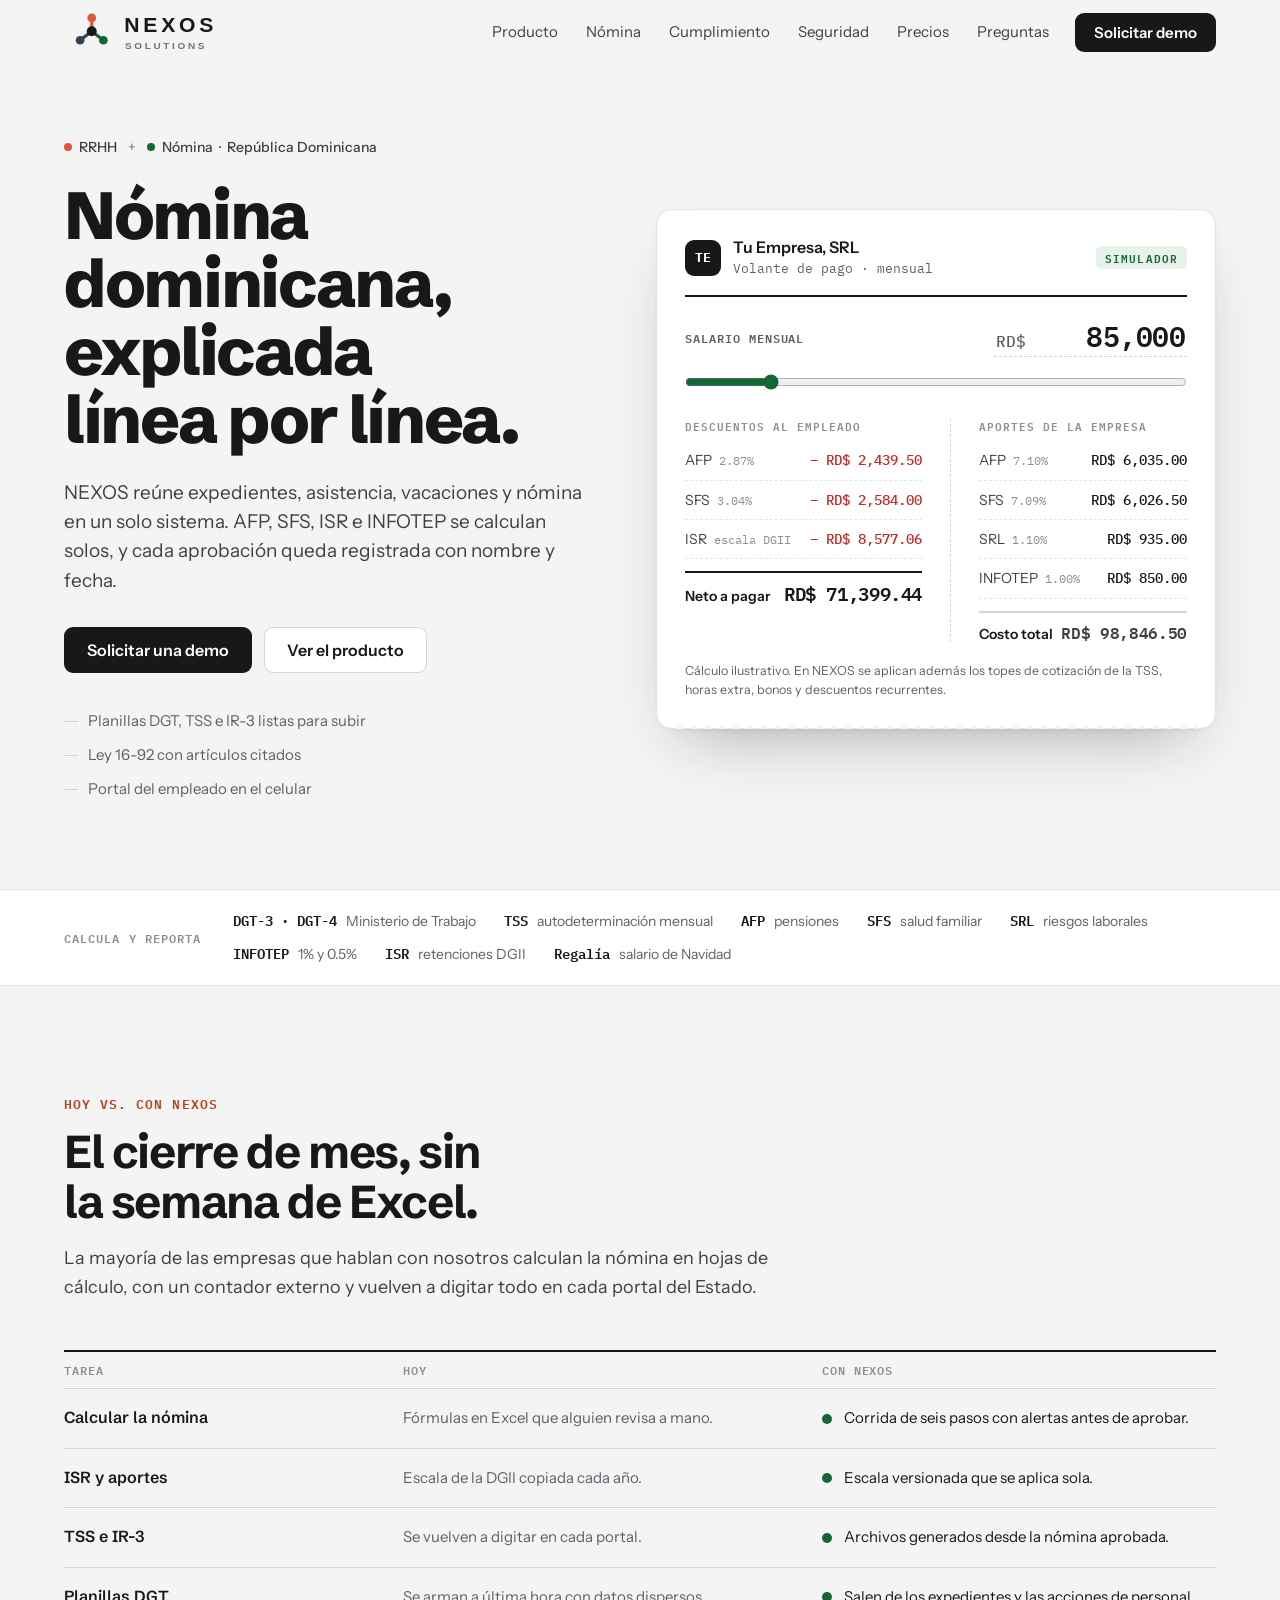
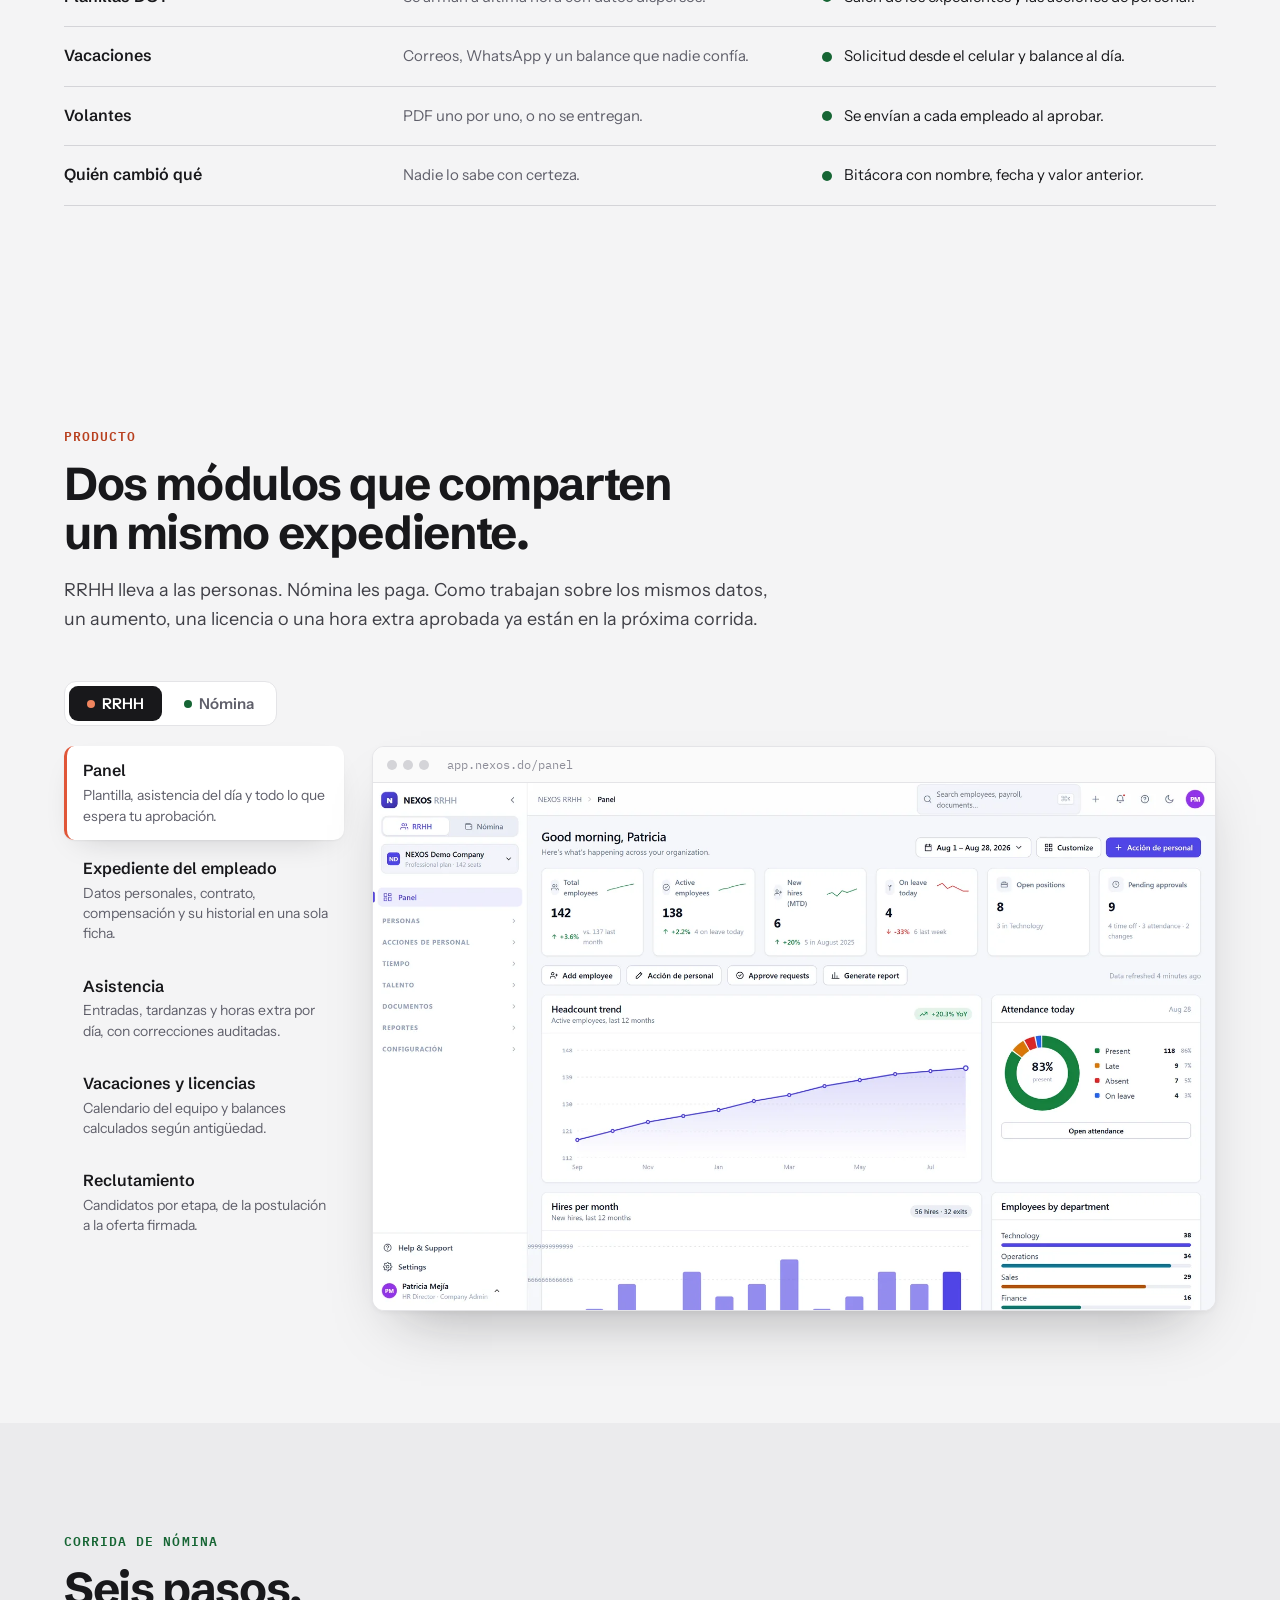
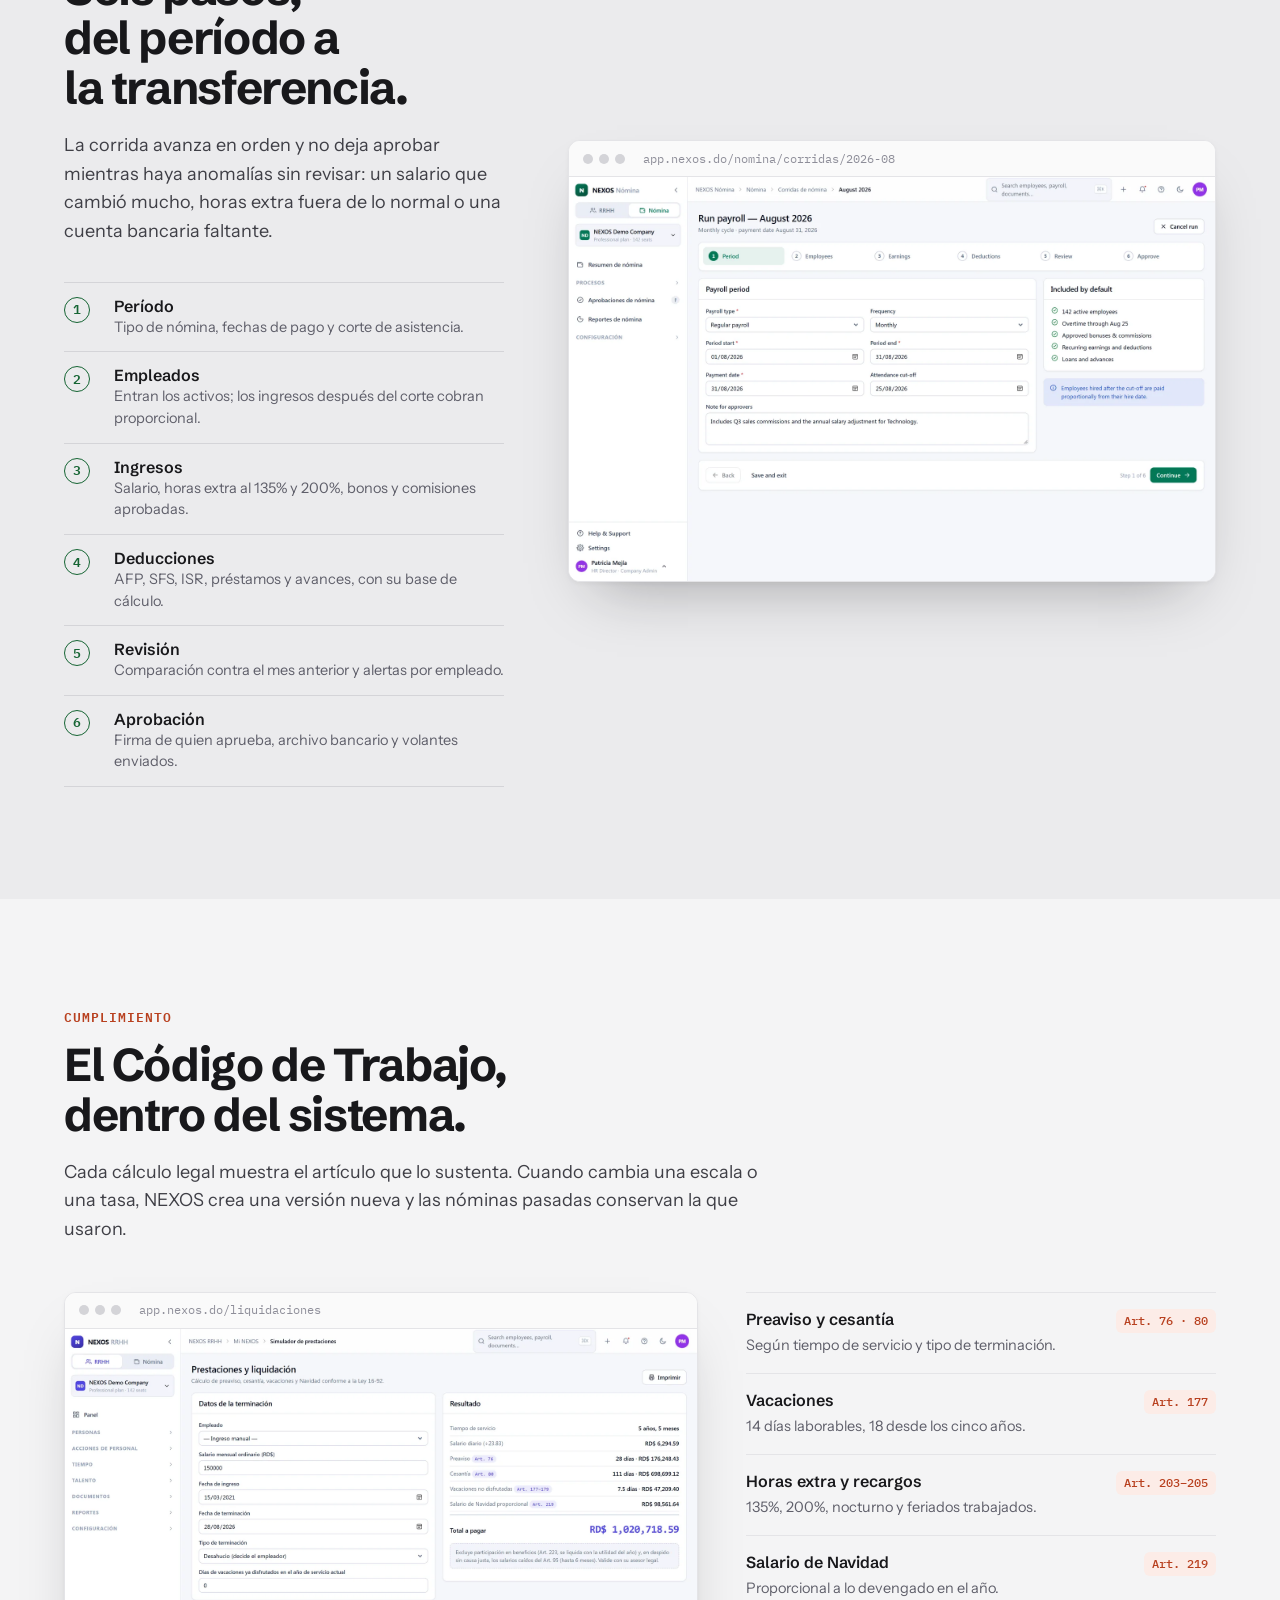
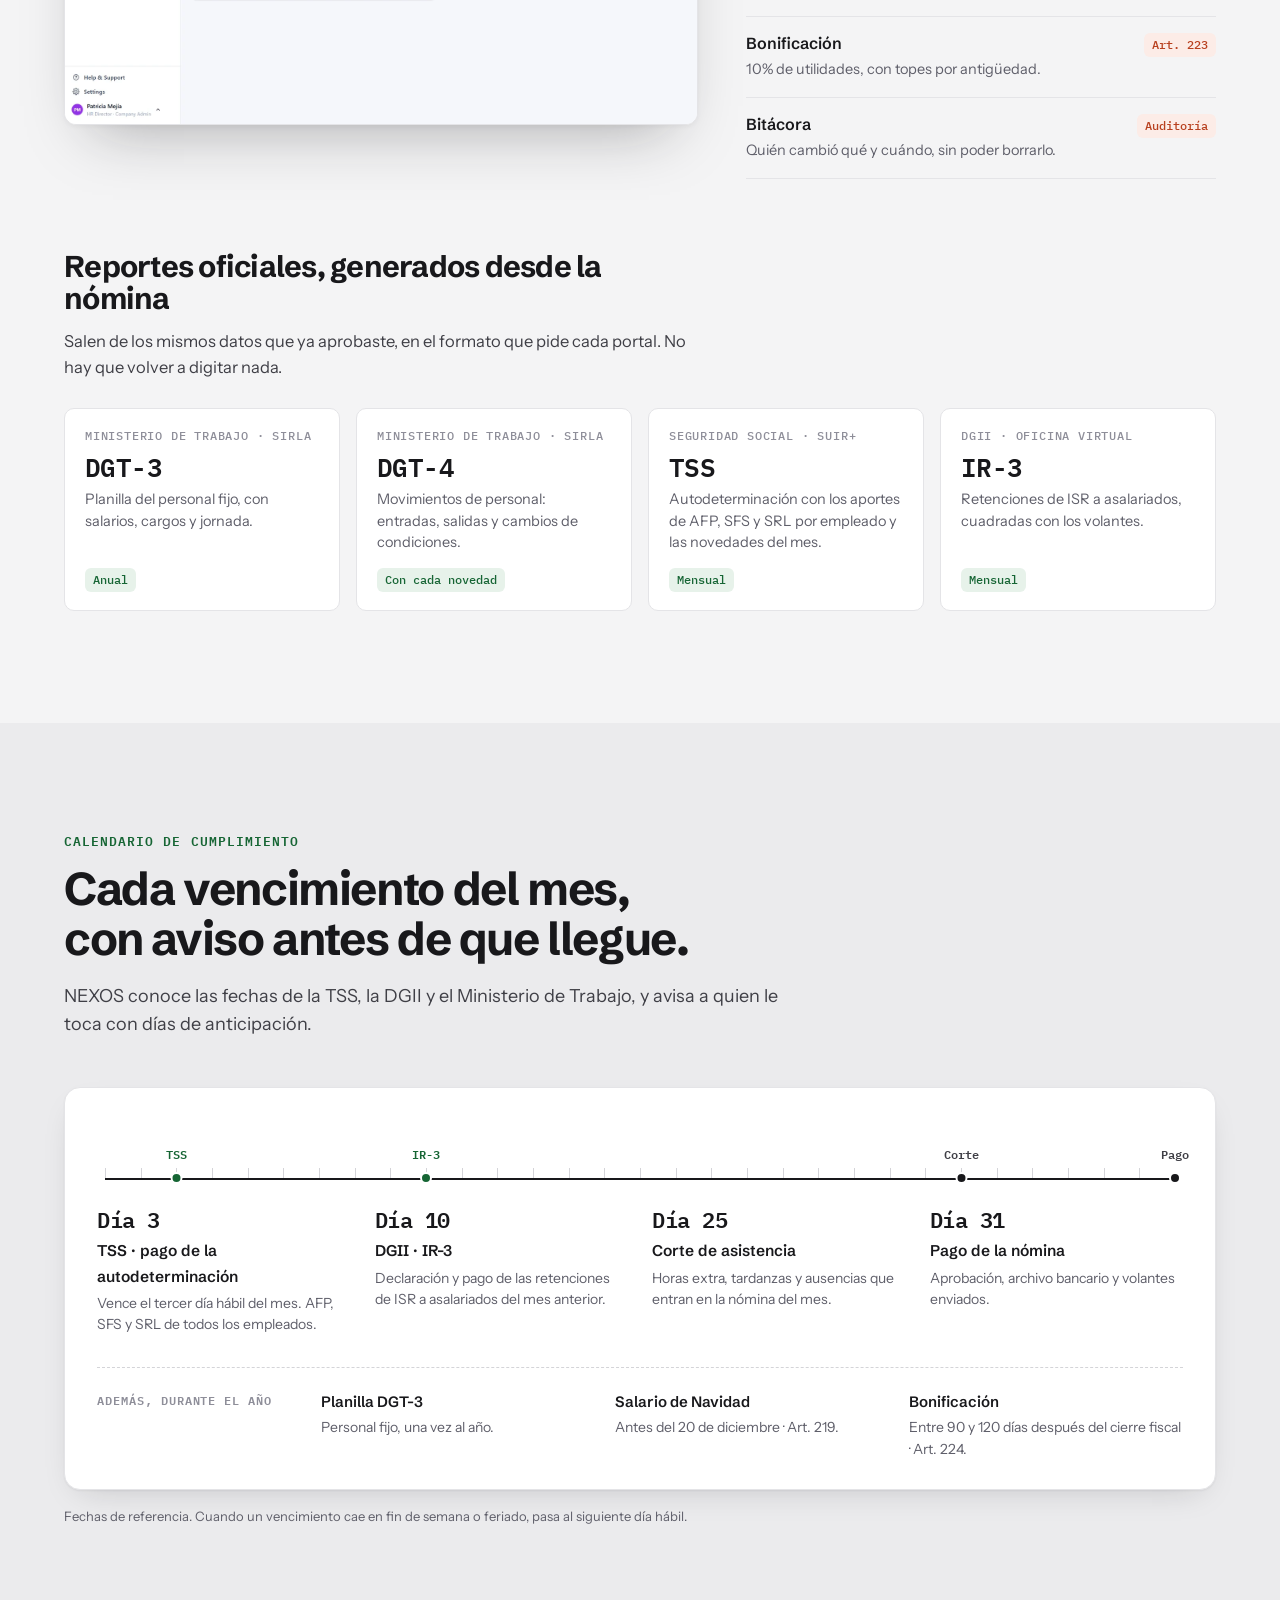
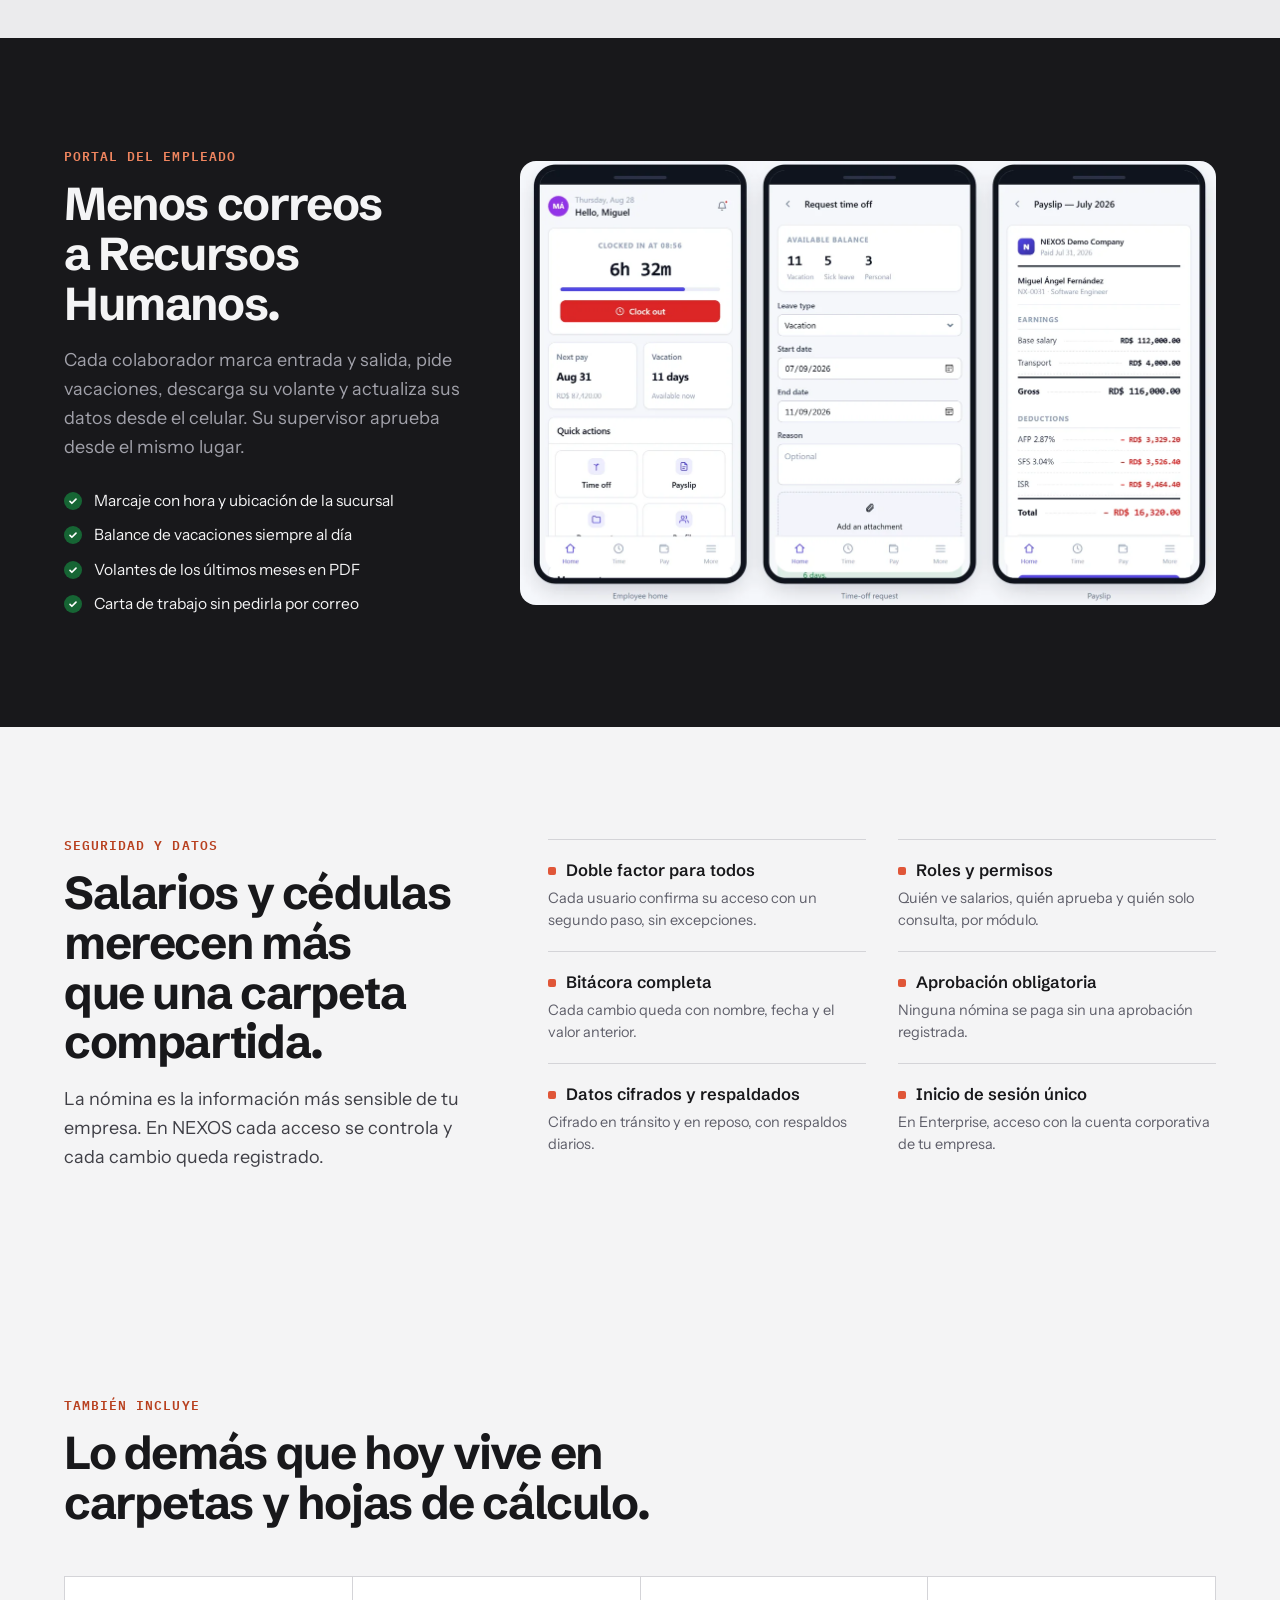
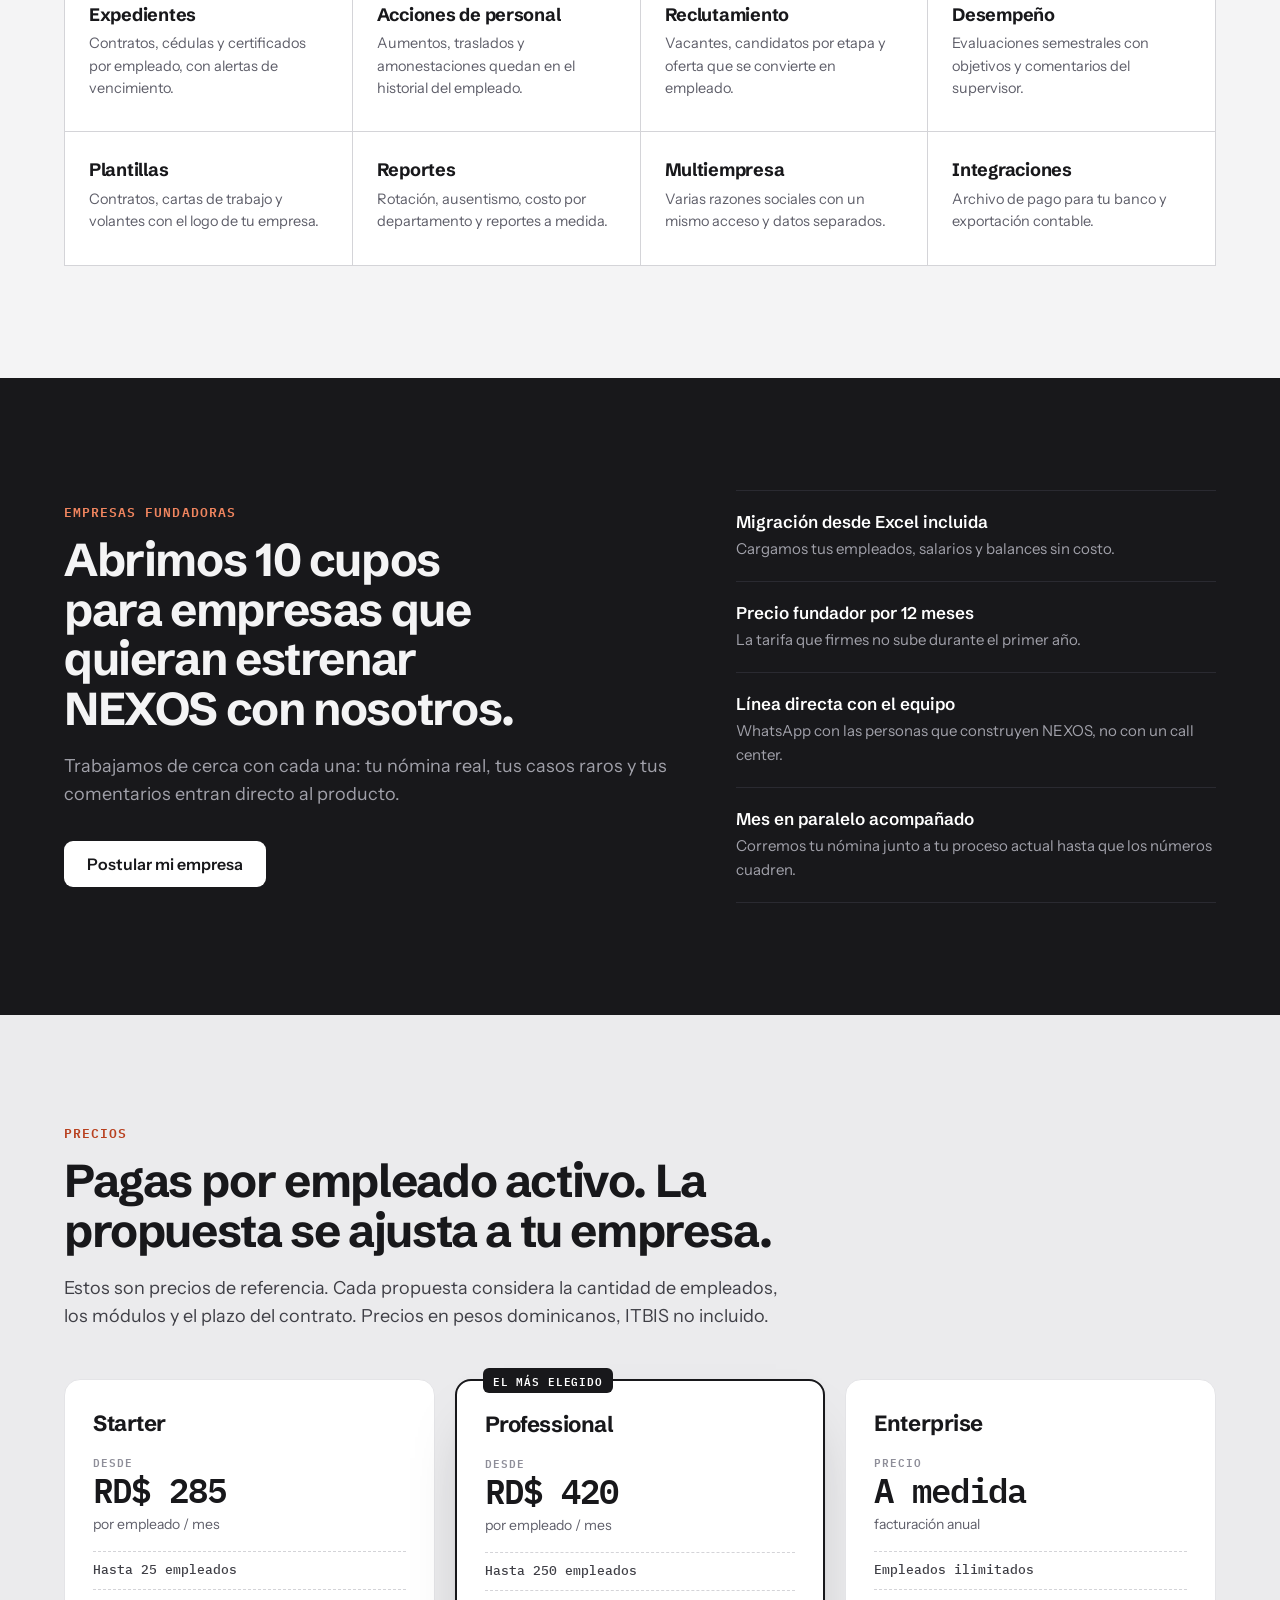
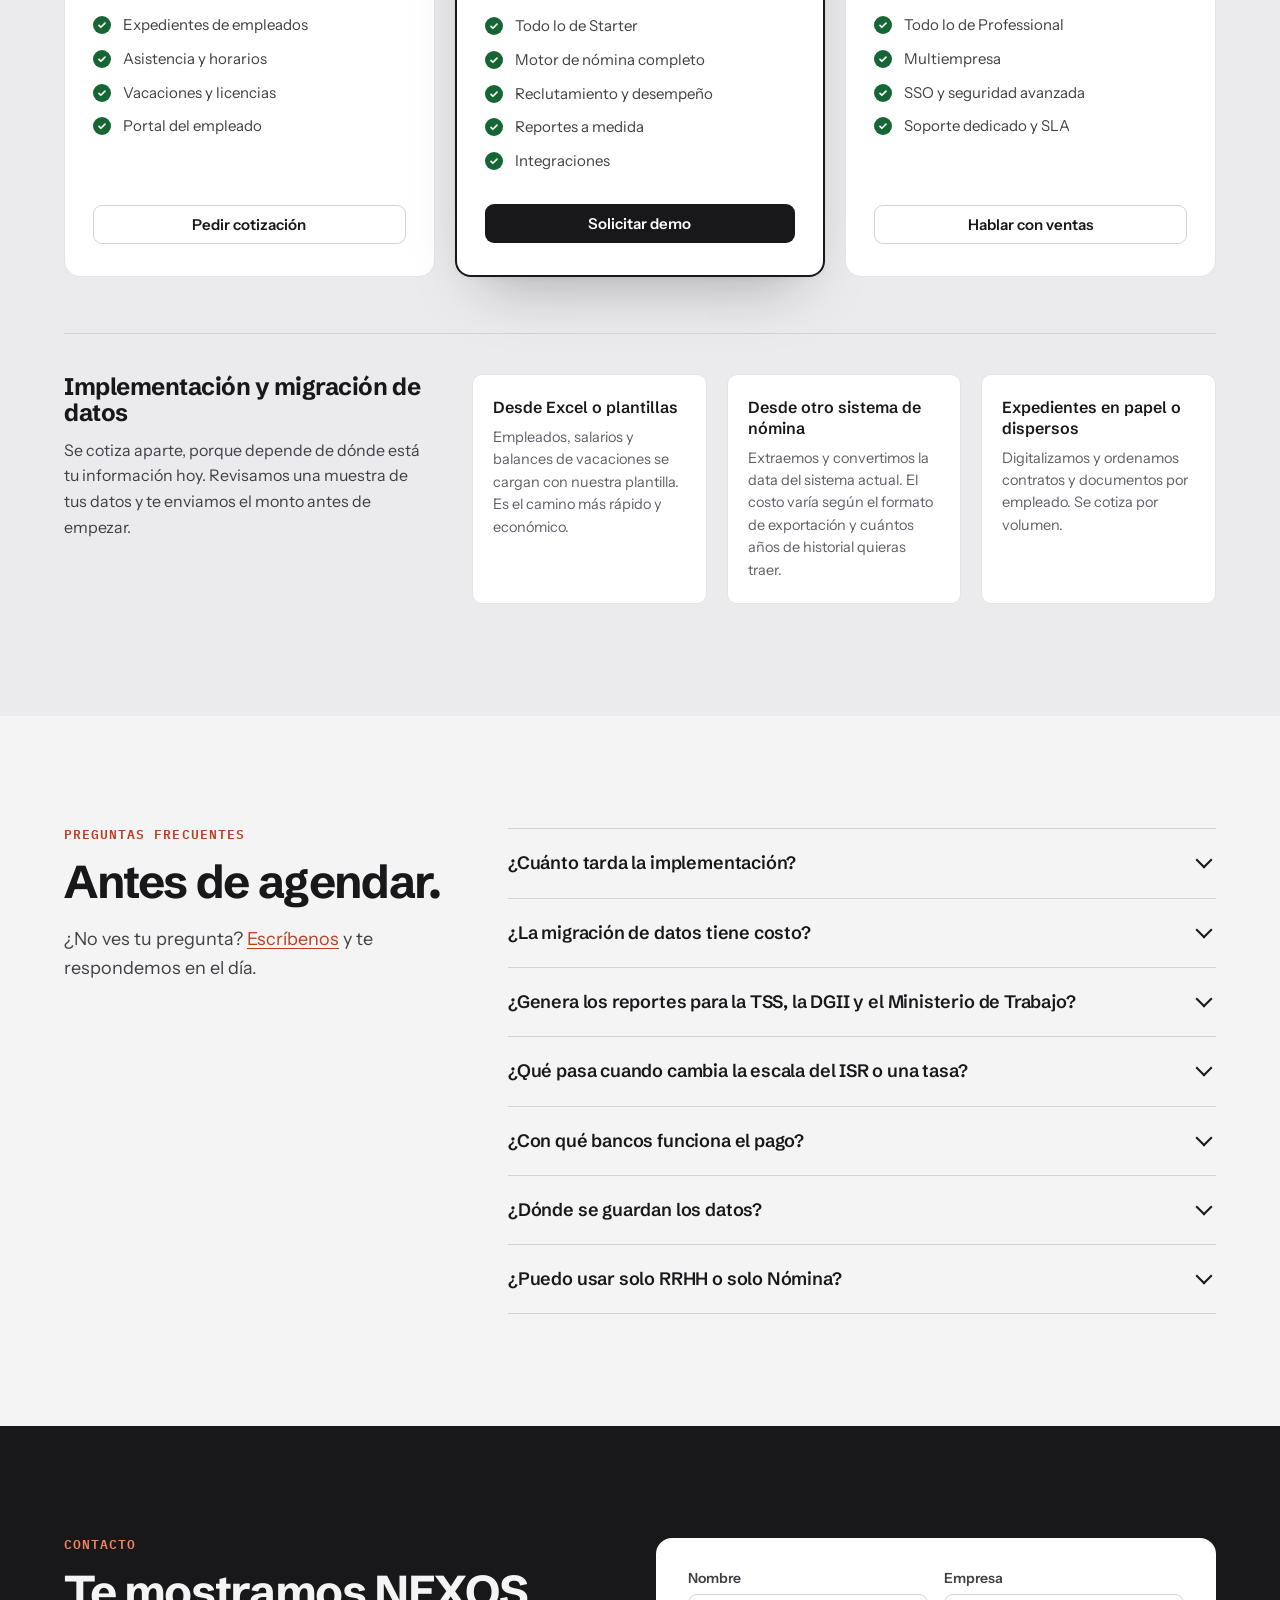
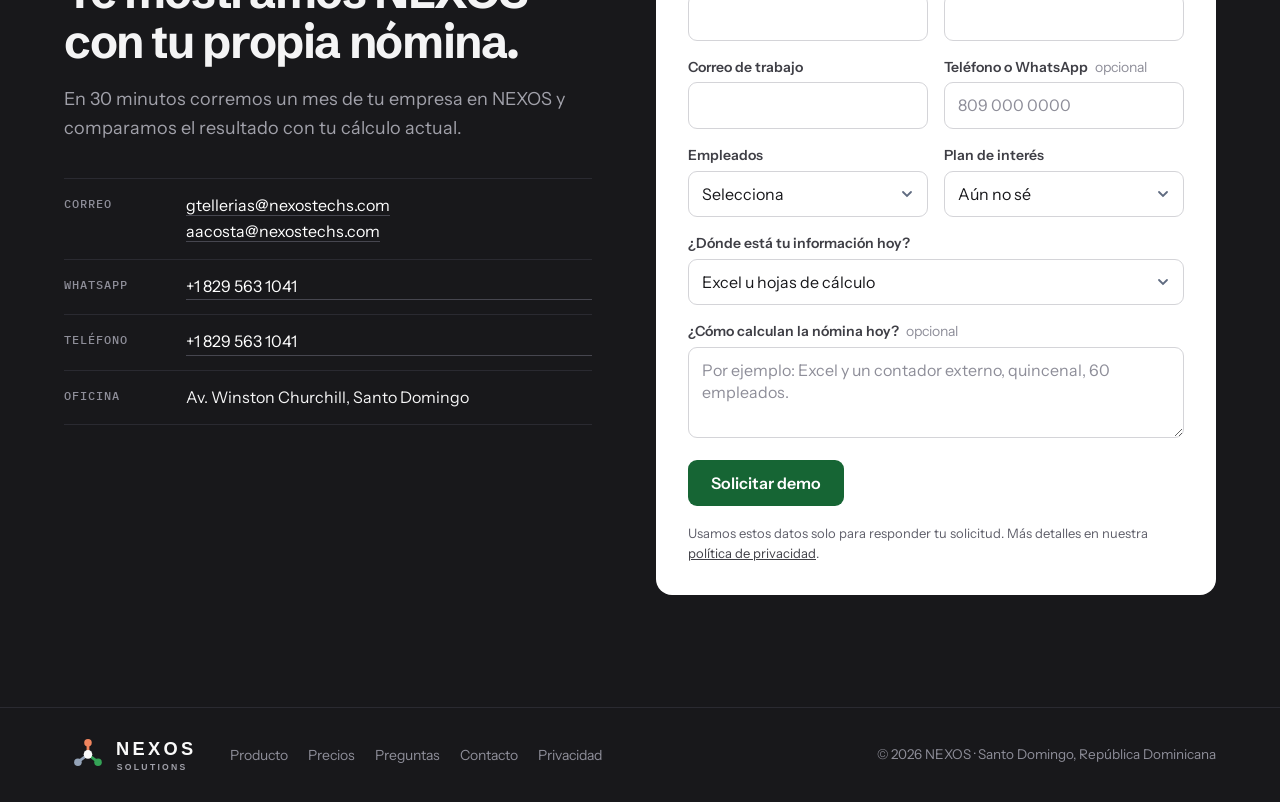
<file: index.html>
<!doctype html>
<html lang="es-DO">
<head>
<meta charset="utf-8">
<meta name="viewport" content="width=device-width, initial-scale=1">
<title>NEXOS — RRHH y Nómina para empresas dominicanas</title>
<meta name="description" content="NEXOS une recursos humanos y nómina en un solo sistema hecho para la ley dominicana: AFP, SFS, ISR, INFOTEP, Ley 16-92, expedientes, asistencia y vacaciones.">
<link rel="canonical" href="https://nexostechs.com/">
<meta property="og:title" content="NEXOS — RRHH y Nómina para empresas dominicanas">
<meta property="og:description" content="Nómina, TSS, IR-3 y planillas DGT en un solo sistema, hecho para la ley dominicana.">
<meta property="og:image" content="https://nexostechs.com/assets/og.png">
<meta property="og:image:width" content="1200">
<meta property="og:image:height" content="630">
<meta property="og:url" content="https://nexostechs.com/">
<meta property="og:type" content="website">
<meta property="og:locale" content="es_DO">
<meta name="twitter:card" content="summary_large_image">
<meta name="theme-color" content="#18181B">
<link rel="icon" href="assets/brand/nexos-favicon.svg" type="image/svg+xml">
<link rel="icon" href="assets/brand/nexos-favicon-32.png" sizes="32x32" type="image/png">
<link rel="apple-touch-icon" href="assets/brand/nexos-favicon-180.png">
<link rel="preconnect" href="https://fonts.googleapis.com">
<link rel="preconnect" href="https://fonts.gstatic.com" crossorigin>
<link href="https://fonts.googleapis.com/css2?family=IBM+Plex+Mono:wght@400;500;600&family=Instrument+Sans:wght@400;500;600&family=Schibsted+Grotesk:wght@500;600;700;800&display=swap" rel="stylesheet">
<link rel="stylesheet" href="assets/css/styles.css">
</head>
<body>

<a class="skip" href="#main">Saltar al contenido</a>

<header class="top" id="top">
  <div class="wrap top-in">
    <a href="#top" class="logo" aria-label="NEXOS Solutions, inicio">
      <img src="assets/brand/nexos-lockup-matriz-claro.svg" alt="NEXOS Solutions" width="155" height="44">
    </a>
    <nav class="menu" id="menu" aria-label="Principal">
      <a href="#producto">Producto</a>
      <a href="#corrida">Nómina</a>
      <a href="#cumplimiento">Cumplimiento</a>
      <a href="#seguridad">Seguridad</a>
      <a href="#precios">Precios</a>
      <a href="#preguntas">Preguntas</a>
      <a href="#contacto" class="btn btn-ink menu-cta">Solicitar demo</a>
    </nav>
    <button class="burger" id="burger" aria-expanded="false" aria-controls="menu" aria-label="Abrir menú">
      <span></span><span></span>
    </button>
  </div>
</header>

<main id="main">

<!-- ============ HERO ============ -->
<section class="hero">
  <div class="wrap hero-grid">
    <div class="hero-copy">
      <p class="kicker"><span class="dot dot-rrhh"></span>RRHH <span class="sep">+</span> <span class="dot dot-nom"></span>Nómina&nbsp;&nbsp;·&nbsp;&nbsp;República Dominicana</p>
      <h1>Nómina dominicana, explicada línea por línea.</h1>
      <p class="lede">NEXOS reúne expedientes, asistencia, vacaciones y nómina en un solo sistema. AFP, SFS, ISR e INFOTEP se calculan solos, y cada aprobación queda registrada con nombre y fecha.</p>
      <div class="hero-actions">
        <a href="#contacto" class="btn btn-ink btn-lg">Solicitar una demo</a>
        <a href="#producto" class="btn btn-line btn-lg">Ver el producto</a>
      </div>
      <ul class="hero-proof">
        <li>Planillas DGT, TSS e IR-3 listas para subir</li>
        <li>Ley 16-92 con artículos citados</li>
        <li>Portal del empleado en el celular</li>
      </ul>
    </div>

    <!-- Signature: live payslip -->
    <div class="slip-col">
      <div class="slip" aria-labelledby="slip-title">
        <div class="slip-head">
          <span class="slip-mark" aria-hidden="true">TE</span>
          <div>
            <p class="slip-co">Tu Empresa, SRL</p>
            <p class="slip-meta">Volante de pago · mensual</p>
          </div>
          <p class="slip-tag" id="slip-title">Simulador</p>
        </div>

        <label class="slip-input" for="sal">
          <span>Salario mensual</span>
          <span class="slip-field">
            <span class="cur">RD$</span>
            <input id="sal" type="text" inputmode="numeric" value="85,000" autocomplete="off" aria-describedby="slip-note">
          </span>
        </label>
        <input id="sal-range" class="range" type="range" min="25000" max="400000" step="5000" value="85000" aria-label="Ajustar salario mensual">

        <div class="slip-cols">
          <div>
            <p class="slip-h">Descuentos al empleado</p>
            <dl class="lines">
              <div><dt>AFP <span>2.87%</span></dt><dd class="neg" data-out="afp"></dd></div>
              <div><dt>SFS <span>3.04%</span></dt><dd class="neg" data-out="sfs"></dd></div>
              <div><dt>ISR <span>escala DGII</span></dt><dd class="neg" data-out="isr"></dd></div>
            </dl>
            <div class="total">
              <span>Neto a pagar</span>
              <strong data-out="net"></strong>
            </div>
          </div>
          <div class="slip-er">
            <p class="slip-h">Aportes de la empresa</p>
            <dl class="lines">
              <div><dt>AFP <span>7.10%</span></dt><dd data-out="afpE"></dd></div>
              <div><dt>SFS <span>7.09%</span></dt><dd data-out="sfsE"></dd></div>
              <div><dt>SRL <span>1.10%</span></dt><dd data-out="srl"></dd></div>
              <div><dt>INFOTEP <span>1.00%</span></dt><dd data-out="inf"></dd></div>
            </dl>
            <div class="total total-soft">
              <span>Costo total</span>
              <strong data-out="cost"></strong>
            </div>
          </div>
        </div>
        <p class="slip-note" id="slip-note">Cálculo ilustrativo. En NEXOS se aplican además los topes de cotización de la TSS, horas extra, bonos y descuentos recurrentes.</p>
      </div>
    </div>
  </div>
</section>

<!-- ============ LAW STRIP ============ -->
<section class="strip" aria-label="Lo que NEXOS calcula y reporta">
  <div class="wrap strip-in">
    <p class="strip-label">Calcula y reporta</p>
    <ul class="strip-list">
      <li><b>DGT-3 · DGT-4</b> Ministerio de Trabajo</li>
      <li><b>TSS</b> autodeterminación mensual</li>
      <li><b>AFP</b> pensiones</li>
      <li><b>SFS</b> salud familiar</li>
      <li><b>SRL</b> riesgos laborales</li>
      <li><b>INFOTEP</b> 1% y 0.5%</li>
      <li><b>ISR</b> retenciones DGII</li>
      <li><b>Regalía</b> salario de Navidad</li>
    </ul>
  </div>
</section>

<!-- ============ BEFORE / AFTER ============ -->
<section class="sec" id="antes">
  <div class="wrap">
    <div class="sec-head">
      <p class="eyebrow">Hoy vs. con NEXOS</p>
      <h2>El cierre de mes, sin la semana de Excel.</h2>
      <p class="sec-lede">La mayoría de las empresas que hablan con nosotros calculan la nómina en hojas de cálculo, con un contador externo y vuelven a digitar todo en cada portal del Estado.</p>
    </div>
    <div class="vs" role="table" aria-label="Comparación del proceso actual con NEXOS">
      <div class="vs-row vs-head" role="row">
        <span role="columnheader">Tarea</span>
        <span role="columnheader">Hoy</span>
        <span role="columnheader">Con NEXOS</span>
      </div>
      <div class="vs-row" role="row"><b role="cell">Calcular la nómina</b><span role="cell">Fórmulas en Excel que alguien revisa a mano.</span><span role="cell">Corrida de seis pasos con alertas antes de aprobar.</span></div>
      <div class="vs-row" role="row"><b role="cell">ISR y aportes</b><span role="cell">Escala de la DGII copiada cada año.</span><span role="cell">Escala versionada que se aplica sola.</span></div>
      <div class="vs-row" role="row"><b role="cell">TSS e IR-3</b><span role="cell">Se vuelven a digitar en cada portal.</span><span role="cell">Archivos generados desde la nómina aprobada.</span></div>
      <div class="vs-row" role="row"><b role="cell">Planillas DGT</b><span role="cell">Se arman a última hora con datos dispersos.</span><span role="cell">Salen de los expedientes y las acciones de personal.</span></div>
      <div class="vs-row" role="row"><b role="cell">Vacaciones</b><span role="cell">Correos, WhatsApp y un balance que nadie confía.</span><span role="cell">Solicitud desde el celular y balance al día.</span></div>
      <div class="vs-row" role="row"><b role="cell">Volantes</b><span role="cell">PDF uno por uno, o no se entregan.</span><span role="cell">Se envían a cada empleado al aprobar.</span></div>
      <div class="vs-row" role="row"><b role="cell">Quién cambió qué</b><span role="cell">Nadie lo sabe con certeza.</span><span role="cell">Bitácora con nombre, fecha y valor anterior.</span></div>
    </div>
  </div>
</section>

<!-- ============ PRODUCT SHOWCASE ============ -->
<section class="sec" id="producto">
  <div class="wrap">
    <div class="sec-head">
      <p class="eyebrow">Producto</p>
      <h2>Dos módulos que comparten un mismo expediente.</h2>
      <p class="sec-lede">RRHH lleva a las personas. Nómina les paga. Como trabajan sobre los mismos datos, un aumento, una licencia o una hora extra aprobada ya están en la próxima corrida.</p>
    </div>

    <div class="show" data-app="rrhh">
      <div class="show-switch" role="tablist" aria-label="Módulo">
        <button role="tab" class="sw sw-rrhh" aria-selected="true" data-app-btn="rrhh"><span class="dot dot-rrhh"></span>RRHH</button>
        <button role="tab" class="sw sw-nom" aria-selected="false" data-app-btn="nomina"><span class="dot dot-nom"></span>Nómina</button>
      </div>

      <div class="show-body">
        <ul class="show-tabs" id="show-tabs" role="tablist" aria-label="Pantallas"></ul>
        <figure class="frame">
          <div class="frame-bar" aria-hidden="true"><i></i><i></i><i></i><span id="frame-url">app.nexos.do/panel</span></div>
          <img id="show-img" src="assets/shots/dashboard.webp" width="1600" height="1000" alt="Panel de RRHH de NEXOS con empleados activos, asistencia del día y aprobaciones pendientes">
        </figure>
      </div>
    </div>
  </div>
</section>

<!-- ============ PAYROLL RUN ============ -->
<section class="sec sec-tint" id="corrida">
  <div class="wrap run">
    <div class="run-copy">
      <p class="eyebrow eyebrow-nom">Corrida de nómina</p>
      <h2>Seis pasos, del período a la transferencia.</h2>
      <p class="sec-lede">La corrida avanza en orden y no deja aprobar mientras haya anomalías sin revisar: un salario que cambió mucho, horas extra fuera de lo normal o una cuenta bancaria faltante.</p>
      <ol class="steps">
        <li><b>Período</b><span>Tipo de nómina, fechas de pago y corte de asistencia.</span></li>
        <li><b>Empleados</b><span>Entran los activos; los ingresos después del corte cobran proporcional.</span></li>
        <li><b>Ingresos</b><span>Salario, horas extra al 135% y 200%, bonos y comisiones aprobadas.</span></li>
        <li><b>Deducciones</b><span>AFP, SFS, ISR, préstamos y avances, con su base de cálculo.</span></li>
        <li><b>Revisión</b><span>Comparación contra el mes anterior y alertas por empleado.</span></li>
        <li><b>Aprobación</b><span>Firma de quien aprueba, archivo bancario y volantes enviados.</span></li>
      </ol>
    </div>
    <figure class="frame frame-tilt">
      <div class="frame-bar" aria-hidden="true"><i></i><i></i><i></i><span>app.nexos.do/nomina/corridas/2026-08</span></div>
      <img src="assets/shots/payroll-run.webp" width="1600" height="1000" loading="lazy" alt="Pantalla de corrida de nómina de agosto 2026, paso 1 de 6: período">
    </figure>
  </div>
</section>

<!-- ============ COMPLIANCE ============ -->
<section class="sec" id="cumplimiento">
  <div class="wrap">
    <div class="sec-head">
      <p class="eyebrow">Cumplimiento</p>
      <h2>El Código de Trabajo, dentro del sistema.</h2>
      <p class="sec-lede">Cada cálculo legal muestra el artículo que lo sustenta. Cuando cambia una escala o una tasa, NEXOS crea una versión nueva y las nóminas pasadas conservan la que usaron.</p>
    </div>

    <div class="law">
      <figure class="frame">
        <div class="frame-bar" aria-hidden="true"><i></i><i></i><i></i><span>app.nexos.do/liquidaciones</span></div>
        <img src="assets/shots/liquidaciones.webp" width="1600" height="1000" loading="lazy" alt="Calculadora de prestaciones y liquidación con preaviso, cesantía, vacaciones y salario de Navidad">
      </figure>
      <dl class="law-list">
        <div><dt>Preaviso y cesantía</dt><dd>Según tiempo de servicio y tipo de terminación.</dd><span class="art">Art. 76 · 80</span></div>
        <div><dt>Vacaciones</dt><dd>14 días laborables, 18 desde los cinco años.</dd><span class="art">Art. 177</span></div>
        <div><dt>Horas extra y recargos</dt><dd>135%, 200%, nocturno y feriados trabajados.</dd><span class="art">Art. 203–205</span></div>
        <div><dt>Salario de Navidad</dt><dd>Proporcional a lo devengado en el año.</dd><span class="art">Art. 219</span></div>
        <div><dt>Bonificación</dt><dd>10% de utilidades, con topes por antigüedad.</dd><span class="art">Art. 223</span></div>
        <div><dt>Bitácora</dt><dd>Quién cambió qué y cuándo, sin poder borrarlo.</dd><span class="art">Auditoría</span></div>
      </dl>
    </div>

    <div class="filings">
      <div class="filings-head">
        <h3>Reportes oficiales, generados desde la nómina</h3>
        <p>Salen de los mismos datos que ya aprobaste, en el formato que pide cada portal. No hay que volver a digitar nada.</p>
      </div>
      <ul class="filing-list">
        <li>
          <p class="f-ent">Ministerio de Trabajo · SIRLA</p>
          <p class="f-code">DGT-3</p>
          <p class="f-desc">Planilla del personal fijo, con salarios, cargos y jornada.</p>
          <p class="f-when">Anual</p>
        </li>
        <li>
          <p class="f-ent">Ministerio de Trabajo · SIRLA</p>
          <p class="f-code">DGT-4</p>
          <p class="f-desc">Movimientos de personal: entradas, salidas y cambios de condiciones.</p>
          <p class="f-when">Con cada novedad</p>
        </li>
        <li>
          <p class="f-ent">Seguridad Social · SUIR+</p>
          <p class="f-code">TSS</p>
          <p class="f-desc">Autodeterminación con los aportes de AFP, SFS y SRL por empleado y las novedades del mes.</p>
          <p class="f-when">Mensual</p>
        </li>
        <li>
          <p class="f-ent">DGII · Oficina Virtual</p>
          <p class="f-code">IR-3</p>
          <p class="f-desc">Retenciones de ISR a asalariados, cuadradas con los volantes.</p>
          <p class="f-when">Mensual</p>
        </li>
      </ul>
    </div>
  </div>
</section>

<!-- ============ CALENDAR ============ -->
<section class="sec sec-tint" id="calendario">
  <div class="wrap">
    <div class="sec-head">
      <p class="eyebrow eyebrow-nom">Calendario de cumplimiento</p>
      <h2>Cada vencimiento del mes, con aviso antes de que llegue.</h2>
      <p class="sec-lede">NEXOS conoce las fechas de la TSS, la DGII y el Ministerio de Trabajo, y avisa a quien le toca con días de anticipación.</p>
    </div>

    <div class="cal">
      <div class="cal-track" aria-hidden="true">
        <span class="cal-mark" style="--d:3"><i></i>TSS</span>
        <span class="cal-mark" style="--d:10"><i></i>IR-3</span>
        <span class="cal-mark cal-int" style="--d:25"><i></i>Corte</span>
        <span class="cal-mark cal-int" style="--d:31"><i></i>Pago</span>
      </div>
      <ol class="cal-list">
        <li><span class="cal-day">Día 3</span><div><b>TSS · pago de la autodeterminación</b><p>Vence el tercer día hábil del mes. AFP, SFS y SRL de todos los empleados.</p></div></li>
        <li><span class="cal-day">Día 10</span><div><b>DGII · IR-3</b><p>Declaración y pago de las retenciones de ISR a asalariados del mes anterior.</p></div></li>
        <li><span class="cal-day">Día 25</span><div><b>Corte de asistencia</b><p>Horas extra, tardanzas y ausencias que entran en la nómina del mes.</p></div></li>
        <li><span class="cal-day">Día 31</span><div><b>Pago de la nómina</b><p>Aprobación, archivo bancario y volantes enviados.</p></div></li>
      </ol>
      <div class="cal-year">
        <p class="cal-year-h">Además, durante el año</p>
        <ul>
          <li><b>Planilla DGT-3</b><span>Personal fijo, una vez al año.</span></li>
          <li><b>Salario de Navidad</b><span>Antes del 20 de diciembre · Art. 219.</span></li>
          <li><b>Bonificación</b><span>Entre 90 y 120 días después del cierre fiscal · Art. 224.</span></li>
        </ul>
      </div>
    </div>
    <p class="cal-note">Fechas de referencia. Cuando un vencimiento cae en fin de semana o feriado, pasa al siguiente día hábil.</p>
  </div>
</section>

<!-- ============ EMPLOYEE PORTAL ============ -->
<section class="sec sec-ink" id="portal">
  <div class="wrap portal">
    <div class="portal-copy">
      <p class="eyebrow eyebrow-inv">Portal del empleado</p>
      <h2>Menos correos a Recursos Humanos.</h2>
      <p class="sec-lede">Cada colaborador marca entrada y salida, pide vacaciones, descarga su volante y actualiza sus datos desde el celular. Su supervisor aprueba desde el mismo lugar.</p>
      <ul class="ticks">
        <li>Marcaje con hora y ubicación de la sucursal</li>
        <li>Balance de vacaciones siempre al día</li>
        <li>Volantes de los últimos meses en PDF</li>
        <li>Carta de trabajo sin pedirla por correo</li>
      </ul>
    </div>
    <img class="phones" src="assets/shots/mobile.webp" width="1400" height="892" loading="lazy" alt="Tres pantallas del portal móvil: inicio con marcaje, solicitud de vacaciones y volante de pago">
  </div>
</section>

<!-- ============ SECURITY ============ -->
<section class="sec" id="seguridad">
  <div class="wrap sec-split">
    <div class="sec-head">
      <p class="eyebrow">Seguridad y datos</p>
      <h2>Salarios y cédulas merecen más que una carpeta compartida.</h2>
      <p class="sec-lede">La nómina es la información más sensible de tu empresa. En NEXOS cada acceso se controla y cada cambio queda registrado.</p>
    </div>
    <dl class="sec-list">
      <div><dt>Doble factor para todos</dt><dd>Cada usuario confirma su acceso con un segundo paso, sin excepciones.</dd></div>
      <div><dt>Roles y permisos</dt><dd>Quién ve salarios, quién aprueba y quién solo consulta, por módulo.</dd></div>
      <div><dt>Bitácora completa</dt><dd>Cada cambio queda con nombre, fecha y el valor anterior.</dd></div>
      <div><dt>Aprobación obligatoria</dt><dd>Ninguna nómina se paga sin una aprobación registrada.</dd></div>
      <div><dt>Datos cifrados y respaldados</dt><dd>Cifrado en tránsito y en reposo, con respaldos diarios.</dd></div>
      <div><dt>Inicio de sesión único</dt><dd>En Enterprise, acceso con la cuenta corporativa de tu empresa.</dd></div>
    </dl>
  </div>
</section>

<!-- ============ EVERYTHING ELSE ============ -->
<section class="sec" id="modulos">
  <div class="wrap">
    <div class="sec-head sec-head-row">
      <div>
        <p class="eyebrow">También incluye</p>
        <h2>Lo demás que hoy vive en carpetas y hojas de cálculo.</h2>
      </div>
    </div>
    <div class="feats">
      <article><h3>Expedientes</h3><p>Contratos, cédulas y certificados por empleado, con alertas de vencimiento.</p></article>
      <article><h3>Acciones de personal</h3><p>Aumentos, traslados y amonestaciones quedan en el historial del empleado.</p></article>
      <article><h3>Reclutamiento</h3><p>Vacantes, candidatos por etapa y oferta que se convierte en empleado.</p></article>
      <article><h3>Desempeño</h3><p>Evaluaciones semestrales con objetivos y comentarios del supervisor.</p></article>
      <article><h3>Plantillas</h3><p>Contratos, cartas de trabajo y volantes con el logo de tu empresa.</p></article>
      <article><h3>Reportes</h3><p>Rotación, ausentismo, costo por departamento y reportes a medida.</p></article>
      <article><h3>Multiempresa</h3><p>Varias razones sociales con un mismo acceso y datos separados.</p></article>
      <article><h3>Integraciones</h3><p>Archivo de pago para tu banco y exportación contable.</p></article>
    </div>
  </div>
</section>

<!-- ============ FOUNDERS ============ -->
<section class="sec founders" id="fundadores">
  <div class="wrap founders-in">
    <div>
      <p class="eyebrow eyebrow-inv">Empresas fundadoras</p>
      <h2>Abrimos 10 cupos para empresas que quieran estrenar NEXOS con nosotros.</h2>
      <p class="sec-lede">Trabajamos de cerca con cada una: tu nómina real, tus casos raros y tus comentarios entran directo al producto.</p>
      <a href="#contacto" class="btn btn-light btn-lg" data-plan="Empresas fundadoras">Postular mi empresa</a>
    </div>
    <ul class="founders-list">
      <li><b>Migración desde Excel incluida</b><span>Cargamos tus empleados, salarios y balances sin costo.</span></li>
      <li><b>Precio fundador por 12 meses</b><span>La tarifa que firmes no sube durante el primer año.</span></li>
      <li><b>Línea directa con el equipo</b><span>WhatsApp con las personas que construyen NEXOS, no con un call center.</span></li>
      <li><b>Mes en paralelo acompañado</b><span>Corremos tu nómina junto a tu proceso actual hasta que los números cuadren.</span></li>
    </ul>
  </div>
</section>

<!-- ============ PRICING ============ -->
<section class="sec sec-tint" id="precios">
  <div class="wrap">
    <div class="sec-head">
      <p class="eyebrow">Precios</p>
      <h2>Pagas por empleado activo. La propuesta se ajusta a tu empresa.</h2>
      <p class="sec-lede">Estos son precios de referencia. Cada propuesta considera la cantidad de empleados, los módulos y el plazo del contrato. Precios en pesos dominicanos, ITBIS no incluido.</p>
    </div>
    <div class="plans">
      <article class="plan">
        <h3>Starter</h3>
        <p class="price"><span class="from">Desde</span><span class="amt">RD$ 285</span><span class="per">por empleado / mes</span></p>
        <p class="cap">Hasta 25 empleados</p>
        <ul class="ticks ticks-dark">
          <li>Expedientes de empleados</li>
          <li>Asistencia y horarios</li>
          <li>Vacaciones y licencias</li>
          <li>Portal del empleado</li>
        </ul>
        <a href="#contacto" class="btn btn-line" data-plan="Starter">Pedir cotización</a>
      </article>
      <article class="plan plan-main">
        <p class="plan-flag">El más elegido</p>
        <h3>Professional</h3>
        <p class="price"><span class="from">Desde</span><span class="amt">RD$ 420</span><span class="per">por empleado / mes</span></p>
        <p class="cap">Hasta 250 empleados</p>
        <ul class="ticks ticks-dark">
          <li>Todo lo de Starter</li>
          <li>Motor de nómina completo</li>
          <li>Reclutamiento y desempeño</li>
          <li>Reportes a medida</li>
          <li>Integraciones</li>
        </ul>
        <a href="#contacto" class="btn btn-ink" data-plan="Professional">Solicitar demo</a>
      </article>
      <article class="plan">
        <h3>Enterprise</h3>
        <p class="price"><span class="from">Precio</span><span class="amt">A medida</span><span class="per">facturación anual</span></p>
        <p class="cap">Empleados ilimitados</p>
        <ul class="ticks ticks-dark">
          <li>Todo lo de Professional</li>
          <li>Multiempresa</li>
          <li>SSO y seguridad avanzada</li>
          <li>Soporte dedicado y SLA</li>
        </ul>
        <a href="#contacto" class="btn btn-line" data-plan="Enterprise">Hablar con ventas</a>
      </article>
    </div>

    <div class="mig">
      <div class="mig-head">
        <h3>Implementación y migración de datos</h3>
        <p>Se cotiza aparte, porque depende de dónde está tu información hoy. Revisamos una muestra de tus datos y te enviamos el monto antes de empezar.</p>
      </div>
      <dl class="mig-list">
        <div>
          <dt>Desde Excel o plantillas</dt>
          <dd>Empleados, salarios y balances de vacaciones se cargan con nuestra plantilla. Es el camino más rápido y económico.</dd>
        </div>
        <div>
          <dt>Desde otro sistema de nómina</dt>
          <dd>Extraemos y convertimos la data del sistema actual. El costo varía según el formato de exportación y cuántos años de historial quieras traer.</dd>
        </div>
        <div>
          <dt>Expedientes en papel o dispersos</dt>
          <dd>Digitalizamos y ordenamos contratos y documentos por empleado. Se cotiza por volumen.</dd>
        </div>
      </dl>
    </div>
  </div>
</section>

<!-- ============ FAQ ============ -->
<section class="sec" id="preguntas">
  <div class="wrap faq-grid">
    <div class="sec-head">
      <p class="eyebrow">Preguntas frecuentes</p>
      <h2>Antes de agendar.</h2>
      <p class="sec-lede">¿No ves tu pregunta? <a class="link" href="#contacto">Escríbenos</a> y te respondemos en el día.</p>
    </div>
    <div class="faq">
      <details>
        <summary>¿Cuánto tarda la implementación?</summary>
        <p>Depende del origen de los datos. Si vienen de Excel, una empresa de hasta 100 empleados suele quedar lista en una o dos semanas. Si hay que migrar desde otro sistema o traer historial, el plazo se define en la propuesta. En todos los casos corremos un mes en paralelo con tu proceso actual antes de pasar a NEXOS.</p>
      </details>
      <details>
        <summary>¿La migración de datos tiene costo?</summary>
        <p>Sí, se cotiza aparte de la suscripción. El monto depende de dónde está tu información (Excel, otro sistema o papel), de la cantidad de empleados y de cuánto historial quieras conservar. Te lo damos por escrito antes de empezar, después de revisar una muestra.</p>
      </details>
      <details>
        <summary>¿Genera los reportes para la TSS, la DGII y el Ministerio de Trabajo?</summary>
        <p>Sí. Al aprobar la nómina se generan la autodeterminación de la TSS y el IR-3 de la DGII. Las planillas DGT-3 y DGT-4 del Ministerio de Trabajo salen de los expedientes y de las acciones de personal registradas en NEXOS. Todo queda listo para subir a cada portal.</p>
      </details>
      <details>
        <summary>¿Qué pasa cuando cambia la escala del ISR o una tasa?</summary>
        <p>Actualizamos los parámetros y se guardan como una versión nueva. Las nóminas pasadas mantienen la escala con la que se calcularon, así que los reportes históricos no cambian.</p>
      </details>
      <details>
        <summary>¿Con qué bancos funciona el pago?</summary>
        <p>Generamos el archivo de pago en el formato de los principales bancos del país. Si tu banco no está en la lista, lo agregamos durante la implementación.</p>
      </details>
      <details>
        <summary>¿Dónde se guardan los datos?</summary>
        <p>En servidores en la nube con cifrado en tránsito y en reposo, respaldos diarios y doble factor de autenticación para todos los usuarios. Cada cambio queda en la bitácora.</p>
      </details>
      <details>
        <summary>¿Puedo usar solo RRHH o solo Nómina?</summary>
        <p>Sí. El plan Starter incluye solo RRHH. Si más adelante activas Nómina, se usan los mismos expedientes sin migrar nada.</p>
      </details>
    </div>
  </div>
</section>

<!-- ============ CONTACT ============ -->
<section class="sec contact" id="contacto">
  <div class="wrap contact-grid">
    <div class="contact-copy">
      <p class="eyebrow eyebrow-inv">Contacto</p>
      <h2>Te mostramos NEXOS con tu propia nómina.</h2>
      <p class="sec-lede">En 30 minutos corremos un mes de tu empresa en NEXOS y comparamos el resultado con tu cálculo actual.</p>
      <ul class="channels">
        <li><span class="ch-label">Correo</span><span data-contact="emails"></span></li>
        <li><span class="ch-label">WhatsApp</span><a data-contact="whatsapp" href="#" target="_blank" rel="noopener"></a></li>
        <li><span class="ch-label">Teléfono</span><a data-contact="phone" href="#"></a></li>
        <li><span class="ch-label">Oficina</span><span data-contact="address"></span></li>
      </ul>
    </div>

    <form class="form" id="contact-form" novalidate>
      <div class="f-row">
        <label class="f">
          <span>Nombre</span>
          <input name="nombre" type="text" autocomplete="name" required>
        </label>
        <label class="f">
          <span>Empresa</span>
          <input name="empresa" type="text" autocomplete="organization" required>
        </label>
      </div>
      <div class="f-row">
        <label class="f">
          <span>Correo de trabajo</span>
          <input name="correo" type="email" autocomplete="email" required>
        </label>
        <label class="f">
          <span>Teléfono o WhatsApp <em>opcional</em></span>
          <input name="telefono" type="tel" autocomplete="tel" placeholder="809 000 0000">
        </label>
      </div>
      <div class="f-row">
        <label class="f">
          <span>Empleados</span>
          <select name="empleados" required>
            <option value="">Selecciona</option>
            <option>1 – 25</option>
            <option>26 – 100</option>
            <option>101 – 250</option>
            <option>Más de 250</option>
          </select>
        </label>
        <label class="f">
          <span>Plan de interés</span>
          <select name="plan" id="plan-select">
            <option>Aún no sé</option>
            <option>Starter</option>
            <option>Professional</option>
            <option>Enterprise</option>
            <option>Empresas fundadoras</option>
          </select>
        </label>
      </div>
      <label class="f">
        <span>¿Dónde está tu información hoy?</span>
        <select name="origen_datos">
          <option>Excel u hojas de cálculo</option>
          <option>Otro sistema de nómina</option>
          <option>Papel o carpetas</option>
          <option>Una mezcla de lo anterior</option>
        </select>
      </label>
      <label class="f">
        <span>¿Cómo calculan la nómina hoy? <em>opcional</em></span>
        <textarea name="mensaje" rows="3" placeholder="Por ejemplo: Excel y un contador externo, quincenal, 60 empleados."></textarea>
      </label>
      <input type="text" name="_gotcha" class="hp" tabindex="-1" autocomplete="off" aria-hidden="true">
      <div class="f-foot">
        <button class="btn btn-nom btn-lg" type="submit">Solicitar demo</button>
        <p class="f-status" id="form-status" role="status" aria-live="polite"></p>
      </div>
      <p class="f-legal">Usamos estos datos solo para responder tu solicitud. Más detalles en nuestra <a href="privacidad.html">política de privacidad</a>.</p>
    </form>
  </div>
</section>

</main>

<footer class="foot">
  <div class="wrap foot-in">
    <a href="#top" class="logo"><img src="assets/brand/nexos-lockup-matriz-oscuro.svg" alt="NEXOS Solutions" width="134" height="38"></a>
    <nav aria-label="Pie de página">
      <a href="#producto">Producto</a>
      <a href="#precios">Precios</a>
      <a href="#preguntas">Preguntas</a>
      <a href="#contacto">Contacto</a>
      <a href="privacidad.html">Privacidad</a>
    </nav>
    <p class="foot-legal">© <span id="year">2026</span> NEXOS · Santo Domingo, República Dominicana</p>
  </div>
</footer>

<script src="assets/js/main.js" defer></script>
</body>
</html>
</file>
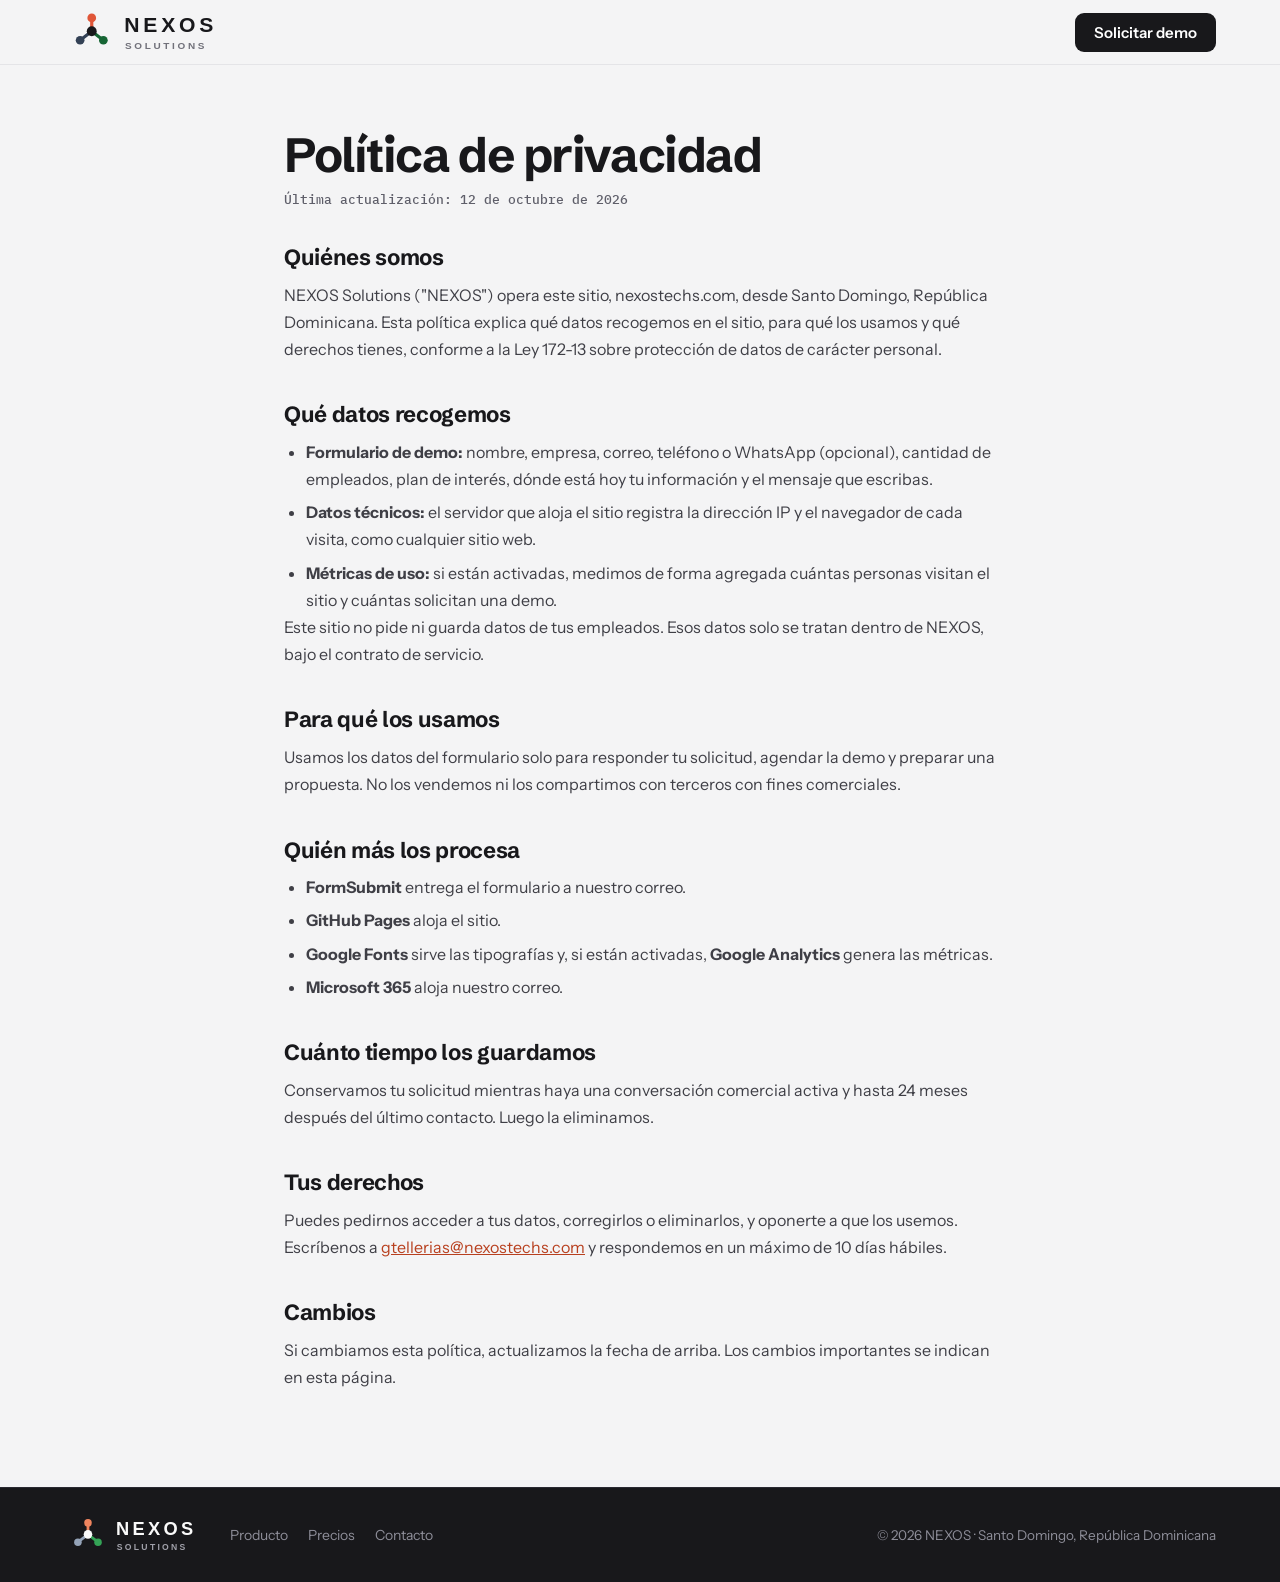
<file: privacidad.html>
<!doctype html>
<html lang="es-DO">
<head>
<meta charset="utf-8">
<meta name="viewport" content="width=device-width, initial-scale=1">
<title>Política de privacidad — NEXOS</title>
<meta name="description" content="Cómo NEXOS usa y protege los datos que envías desde nexostechs.com.">
<meta name="robots" content="noindex">
<meta name="theme-color" content="#18181B">
<link rel="icon" href="assets/brand/nexos-favicon.svg" type="image/svg+xml">
<link rel="icon" href="assets/brand/nexos-favicon-32.png" sizes="32x32" type="image/png">
<link rel="preconnect" href="https://fonts.googleapis.com">
<link rel="preconnect" href="https://fonts.gstatic.com" crossorigin>
<link href="https://fonts.googleapis.com/css2?family=IBM+Plex+Mono:wght@400;500;600&family=Instrument+Sans:wght@400;500;600&family=Schibsted+Grotesk:wght@500;600;700;800&display=swap" rel="stylesheet">
<link rel="stylesheet" href="assets/css/styles.css">
</head>
<body>

<header class="top scrolled">
  <div class="wrap top-in">
    <a href="index.html" class="logo" aria-label="NEXOS Solutions, inicio">
      <img src="assets/brand/nexos-lockup-matriz-claro.svg" alt="NEXOS Solutions" width="155" height="44">
    </a>
    <a href="index.html#contacto" class="btn btn-ink" style="margin-left:auto">Solicitar demo</a>
  </div>
</header>

<main class="legal">
  <div class="wrap">
    <h1>Política de privacidad</h1>
    <p class="upd">Última actualización: 12 de octubre de 2026</p>

    <h2>Quiénes somos</h2>
    <p>NEXOS Solutions ("NEXOS") opera este sitio, nexostechs.com, desde Santo Domingo, República Dominicana. Esta política explica qué datos recogemos en el sitio, para qué los usamos y qué derechos tienes, conforme a la Ley 172-13 sobre protección de datos de carácter personal.</p>

    <h2>Qué datos recogemos</h2>
    <ul>
      <li><strong>Formulario de demo:</strong> nombre, empresa, correo, teléfono o WhatsApp (opcional), cantidad de empleados, plan de interés, dónde está hoy tu información y el mensaje que escribas.</li>
      <li><strong>Datos técnicos:</strong> el servidor que aloja el sitio registra la dirección IP y el navegador de cada visita, como cualquier sitio web.</li>
      <li><strong>Métricas de uso:</strong> si están activadas, medimos de forma agregada cuántas personas visitan el sitio y cuántas solicitan una demo.</li>
    </ul>
    <p>Este sitio no pide ni guarda datos de tus empleados. Esos datos solo se tratan dentro de NEXOS, bajo el contrato de servicio.</p>

    <h2>Para qué los usamos</h2>
    <p>Usamos los datos del formulario solo para responder tu solicitud, agendar la demo y preparar una propuesta. No los vendemos ni los compartimos con terceros con fines comerciales.</p>

    <h2>Quién más los procesa</h2>
    <ul>
      <li><strong>FormSubmit</strong> entrega el formulario a nuestro correo.</li>
      <li><strong>GitHub Pages</strong> aloja el sitio.</li>
      <li><strong>Google Fonts</strong> sirve las tipografías y, si están activadas, <strong>Google Analytics</strong> genera las métricas.</li>
      <li><strong>Microsoft 365</strong> aloja nuestro correo.</li>
    </ul>

    <h2>Cuánto tiempo los guardamos</h2>
    <p>Conservamos tu solicitud mientras haya una conversación comercial activa y hasta 24 meses después del último contacto. Luego la eliminamos.</p>

    <h2>Tus derechos</h2>
    <p>Puedes pedirnos acceder a tus datos, corregirlos o eliminarlos, y oponerte a que los usemos. Escríbenos a <a href="mailto:gtellerias@nexostechs.com">gtellerias@nexostechs.com</a> y respondemos en un máximo de 10 días hábiles.</p>

    <h2>Cambios</h2>
    <p>Si cambiamos esta política, actualizamos la fecha de arriba. Los cambios importantes se indican en esta página.</p>
  </div>
</main>

<footer class="foot">
  <div class="wrap foot-in">
    <a href="index.html" class="logo"><img src="assets/brand/nexos-lockup-matriz-oscuro.svg" alt="NEXOS Solutions" width="134" height="38"></a>
    <nav aria-label="Pie de página">
      <a href="index.html#producto">Producto</a>
      <a href="index.html#precios">Precios</a>
      <a href="index.html#contacto">Contacto</a>
    </nav>
    <p class="foot-legal">© 2026 NEXOS · Santo Domingo, República Dominicana</p>
  </div>
</footer>

</body>
</html>
</file>
<file: assets/css/styles.css>
/* ==========================================================
   NEXOS — landing
   Tokens derive from the product: indigo = RRHH, emerald = Nómina.
   ========================================================== */
:root{
  /* NEXOS Solutions brand: graphite + HR coral + Finance green */
  --ink:#18181B;
  --ink-2:#3F3F46;
  --muted:#5F5F6A;
  --faint:#8E8E99;
  --paper:#F4F4F5;
  --surface:#FFFFFF;
  --line:#E4E4E7;
  --line-2:#D4D4D8;

  --rrhh:#E05638;      /* HR coral (fills, dots) */
  --rrhh-ink:#B8401F;  /* coral for small text on white (AA) */
  --rrhh-soft:#FCECE7;
  --nom:#166534;       /* Finance green */
  --nom-600:#14532D;
  --nom-soft:#E7F2EA;
  --neg:#C62828;
  --dark-line:#2A2A31;
  --dark-muted:#A1A1AA;

  --display:"Schibsted Grotesk",ui-sans-serif,system-ui,sans-serif;
  --sans:"Instrument Sans",ui-sans-serif,system-ui,"Segoe UI",sans-serif;
  --mono:"IBM Plex Mono",ui-monospace,"SF Mono",Menlo,Consolas,monospace;

  --r:10px;
  --r-lg:16px;
  --shadow:0 1px 2px rgba(24,24,27,.05),0 12px 32px -16px rgba(24,24,27,.22);
  --shadow-lg:0 2px 4px rgba(24,24,27,.04),0 30px 60px -28px rgba(24,24,27,.35);
  --gutter:24px;
  --max:1200px;
}

*,*::before,*::after{box-sizing:border-box}
html{scroll-behavior:smooth;scroll-padding-top:76px;-webkit-text-size-adjust:100%}
body{
  margin:0;background:var(--paper);color:var(--ink);
  font:400 16px/1.6 var(--sans);
  -webkit-font-smoothing:antialiased;text-rendering:optimizeLegibility;
}
img{display:block;max-width:100%;height:auto}
a{color:inherit}
h1,h2,h3{font-family:var(--display);margin:0;letter-spacing:-.02em;line-height:1.08;font-weight:700}
p{margin:0}
ul,ol,dl,dd{margin:0;padding:0}
ul,ol{list-style:none}
:focus-visible{outline:2px solid var(--ink);outline-offset:3px;border-radius:4px}
::selection{background:var(--rrhh-soft)}

.wrap{max-width:var(--max);margin:0 auto;padding:0 var(--gutter)}
.skip{position:absolute;left:-9999px;top:8px;background:var(--ink);color:#fff;padding:8px 14px;border-radius:8px;z-index:100}
.skip:focus{left:8px}

/* ---------- buttons ---------- */
.btn{
  display:inline-flex;align-items:center;justify-content:center;gap:8px;
  font:600 15px/1 var(--sans);text-decoration:none;cursor:pointer;
  padding:11px 18px;border-radius:9px;border:1px solid transparent;
  transition:background-color .15s,border-color .15s,color .15s,transform .15s;
}
.btn:active{transform:translateY(1px)}
.btn-lg{padding:14px 22px;font-size:16px}
.btn-ink{background:var(--ink);color:#fff}
.btn-ink:hover{background:#2E2E33}
.btn-line{background:var(--surface);color:var(--ink);border-color:var(--line-2)}
.btn-line:hover{border-color:var(--ink)}
.btn-nom{background:var(--nom);color:#fff}
.btn-nom:hover{background:var(--nom-600)}
.btn[disabled]{opacity:.6;cursor:progress}

.link{color:var(--rrhh-ink);text-underline-offset:3px}

/* ---------- header ---------- */
.top{position:sticky;top:0;z-index:50;background:rgba(244,244,245,.86);backdrop-filter:saturate(1.4) blur(10px);-webkit-backdrop-filter:saturate(1.4) blur(10px);border-bottom:1px solid transparent;transition:border-color .2s}
.top.scrolled{border-bottom-color:var(--line)}
.top-in{display:flex;align-items:center;height:64px;gap:24px}
.logo{display:flex;align-items:center;gap:10px;text-decoration:none}
.logo img{height:44px;width:auto}
.menu{margin-left:auto;display:flex;align-items:center;gap:4px}
.menu a:not(.btn){font-size:15px;color:var(--ink-2);text-decoration:none;padding:8px 12px;border-radius:8px}
.menu a:not(.btn):hover{color:var(--ink);background:rgba(24,24,27,.05)}
.menu-cta{margin-left:10px}
.burger{display:none;margin-left:auto;width:42px;height:42px;border:1px solid var(--line-2);background:var(--surface);border-radius:9px;cursor:pointer;position:relative}
.burger span{position:absolute;left:11px;right:11px;height:2px;background:var(--ink);border-radius:2px;transition:transform .2s}
.burger span:first-child{top:16px}.burger span:last-child{top:23px}
.burger[aria-expanded="true"] span:first-child{transform:translateY(3.5px) rotate(45deg)}
.burger[aria-expanded="true"] span:last-child{transform:translateY(-3.5px) rotate(-45deg)}

/* ---------- shared bits ---------- */
.dot{display:inline-block;width:8px;height:8px;border-radius:50%;margin-right:7px;vertical-align:1px}
.dot-rrhh{background:var(--rrhh)}
.dot-nom{background:var(--nom)}
.eyebrow{font:600 13px/1 var(--mono);text-transform:uppercase;letter-spacing:.08em;color:var(--rrhh-ink);margin-bottom:16px}
.eyebrow-nom{color:var(--nom)}
.eyebrow-inv{color:#F0855F}

/* ---------- hero ---------- */
.hero{padding:72px 0 88px}
.hero-grid{display:grid;grid-template-columns:minmax(0,1fr) minmax(0,560px);gap:64px;align-items:center}
.kicker{font:500 14px/1.5 var(--sans);color:var(--ink-2);margin-bottom:24px}
.kicker .sep{color:var(--faint);margin:0 8px}
.hero h1{font-size:clamp(40px,5.2vw,68px);font-weight:800;letter-spacing:-.035em;line-height:1.02;max-width:13ch;text-wrap:balance}
.lede{font-size:19px;line-height:1.55;color:var(--ink-2);margin-top:24px;max-width:46ch}
.hero-actions{display:flex;flex-wrap:wrap;gap:12px;margin-top:32px}
.hero-proof{margin-top:36px;display:grid;gap:10px;font-size:15px;color:var(--muted)}
.hero-proof li{display:flex;align-items:center;gap:10px}
.hero-proof li::before{content:"";width:14px;height:1px;background:var(--line-2);flex:none}

/* ---------- signature: payslip ---------- */
.slip{
  background:var(--surface);border:1px solid var(--line);border-radius:var(--r-lg);
  box-shadow:var(--shadow-lg);padding:28px;position:relative;
}
.slip::after{ /* perforated tear edge */
  content:"";position:absolute;left:18px;right:18px;bottom:-1px;height:8px;
  background:radial-gradient(circle at 5px 8px,var(--paper) 3.5px,transparent 4px) 0 0/14px 8px repeat-x;
}
.slip-head{display:flex;align-items:center;gap:12px;padding-bottom:18px;border-bottom:2px solid var(--ink)}
.slip-mark{width:36px;height:36px;border-radius:9px;background:var(--ink);color:#fff;display:grid;place-items:center;font:700 13px/1 var(--mono);letter-spacing:.02em}
.slip-co{font:600 16px/1.2 var(--sans)}
.slip-meta{font:400 13px/1.3 var(--mono);color:var(--muted);margin-top:3px}
.slip-tag{margin-left:auto;font:600 11px/1 var(--mono);text-transform:uppercase;letter-spacing:.1em;color:var(--nom);background:var(--nom-soft);padding:6px 9px;border-radius:6px}

.slip-input{display:flex;align-items:center;justify-content:space-between;gap:16px;margin-top:22px}
.slip-input > span:first-child{font:600 12px/1 var(--mono);text-transform:uppercase;letter-spacing:.08em;color:var(--muted)}
.slip-field{display:flex;align-items:baseline;gap:6px;border-bottom:1.5px dashed var(--line-2);padding:2px 2px 4px;transition:border-color .15s}
.slip-field:focus-within{border-bottom-color:var(--nom);border-bottom-style:solid}
.slip-field .cur{font:500 16px/1 var(--mono);color:var(--muted)}
.slip-field input{
  width:9ch;border:0;outline:0;background:transparent;padding:0;text-align:right;
  font:600 28px/1.1 var(--mono);color:var(--ink);letter-spacing:-.02em;
}
.range{width:100%;margin:14px 0 4px;accent-color:var(--nom);height:22px;cursor:pointer}

.slip-cols{display:grid;grid-template-columns:1fr 1fr;gap:28px;margin-top:18px}
.slip-er{padding-left:28px;border-left:1px dashed var(--line-2)}
.slip-h{font:600 11px/1.3 var(--mono);text-transform:uppercase;letter-spacing:.09em;color:var(--faint);margin-bottom:8px}
.lines > div{display:flex;justify-content:space-between;align-items:baseline;gap:8px;padding:8px 0;border-bottom:1px dashed var(--line)}
.lines dt{font-size:14px;color:var(--ink-2)}
.lines dt span{font:400 12px/1 var(--mono);color:var(--faint);margin-left:4px}
.lines dd{font:500 14px/1 var(--mono);white-space:nowrap;font-variant-numeric:tabular-nums}
.lines dd.neg{color:var(--neg)}
.total{display:flex;justify-content:space-between;align-items:baseline;gap:8px;margin-top:12px;padding-top:12px;border-top:2px solid var(--ink)}
.total span{font:600 14px/1.2 var(--sans)}
.total strong{font:600 19px/1 var(--mono);letter-spacing:-.02em;font-variant-numeric:tabular-nums;white-space:nowrap}
.total-soft{border-top-color:var(--line-2)}
.total-soft strong{font-size:16px;color:var(--ink-2)}
.slip-note{margin-top:20px;font-size:12.5px;line-height:1.5;color:var(--muted)}
.flash{animation:flash .5s ease}
@keyframes flash{from{background:var(--nom-soft)}to{background:transparent}}

/* ---------- law strip ---------- */
.strip{border-top:1px solid var(--line);border-bottom:1px solid var(--line);background:var(--surface)}
.strip-in{display:flex;align-items:center;gap:32px;padding-top:20px;padding-bottom:20px}
.strip-label{font:600 12px/1.2 var(--mono);text-transform:uppercase;letter-spacing:.09em;color:var(--faint);flex:none}
.strip-list{display:flex;flex-wrap:wrap;gap:10px 28px;font-size:14px;color:var(--muted)}
.strip-list b{font:600 14px/1 var(--mono);color:var(--ink);margin-right:6px}

/* ---------- sections ---------- */
.sec{padding:112px 0}
.sec-tint{background:#EBEBED}
.sec-head{max-width:720px;margin-bottom:48px}
.sec h2{font-size:clamp(32px,3.8vw,46px);letter-spacing:-.03em;text-wrap:balance}
.sec-lede{font-size:18px;line-height:1.6;color:var(--ink-2);margin-top:18px;max-width:60ch}

/* ---------- before / after ---------- */
.vs{border-top:2px solid var(--ink)}
.vs-row{display:grid;grid-template-columns:minmax(0,.8fr) minmax(0,1fr) minmax(0,1fr);gap:24px;padding:18px 0;border-bottom:1px solid var(--line-2);align-items:baseline}
.vs-row b{font:600 16px/1.35 var(--display)}
.vs-row span{font-size:15px;line-height:1.5}
.vs-row span:nth-child(2){color:var(--muted)}
.vs-row span:nth-child(3){color:var(--ink);padding-left:22px;position:relative}
.vs-row span:nth-child(3)::before{content:"";position:absolute;left:0;top:.45em;width:10px;height:10px;border-radius:50%;background:var(--nom)}
.vs-head{padding:12px 0}
.vs-head span{font:600 12px/1 var(--mono)!important;text-transform:uppercase;letter-spacing:.08em;color:var(--faint)!important;text-decoration:none!important;padding-left:0!important}
.vs-head span::before{display:none}

/* ---------- product showcase ---------- */
.show-switch{display:inline-flex;gap:4px;padding:4px;background:var(--surface);border:1px solid var(--line);border-radius:12px;margin-bottom:20px}
.sw{font:600 15px/1 var(--sans);padding:10px 18px;border-radius:9px;border:0;background:transparent;color:var(--muted);cursor:pointer;display:flex;align-items:center}
.sw[aria-selected="true"]{background:var(--ink);color:#fff}
.sw-rrhh[aria-selected="true"] .dot{background:#F0855F}
.sw-nom[aria-selected="true"] .dot{background:#34A356}

.show-body{display:grid;grid-template-columns:280px minmax(0,1fr);gap:28px;align-items:start}
.show-tabs{display:grid;gap:4px}
.show-tabs button{
  width:100%;text-align:left;border:0;background:transparent;cursor:pointer;
  padding:14px 16px;border-radius:10px;border-left:3px solid transparent;color:var(--ink-2);
  font:inherit;transition:background-color .15s;
}
.show-tabs button:hover{background:rgba(24,24,27,.04)}
.show-tabs button[aria-selected="true"]{background:var(--surface);box-shadow:var(--shadow);border-left-color:var(--accent,var(--rrhh))}
.show-tabs b{display:block;font:600 16px/1.3 var(--display);color:var(--ink)}
.show-tabs span{display:block;font-size:14px;line-height:1.45;color:var(--muted);margin-top:4px}
.show[data-app="nomina"]{--accent:var(--nom)}

.frame{margin:0;background:var(--surface);border:1px solid var(--line);border-radius:12px;overflow:hidden;box-shadow:var(--shadow-lg)}
.frame-bar{display:flex;align-items:center;gap:6px;height:36px;padding:0 14px;border-bottom:1px solid var(--line);background:#FAFAFA}
.frame-bar i{width:10px;height:10px;border-radius:50%;background:var(--line-2)}
.frame-bar span{margin-left:12px;font:400 12px/1 var(--mono);color:var(--faint);white-space:nowrap;overflow:hidden;text-overflow:ellipsis}
.frame img{width:100%;aspect-ratio:16/10;object-fit:cover;object-position:top left;transition:opacity .2s}
.frame img.swapping{opacity:.15}

/* ---------- payroll run ---------- */
.run{display:grid;grid-template-columns:minmax(0,440px) minmax(0,1fr);gap:64px;align-items:center}
.steps{counter-reset:s;margin-top:36px;display:grid;gap:0}
.steps li{counter-increment:s;display:grid;grid-template-columns:36px 1fr;column-gap:14px;padding:13px 0;border-top:1px solid var(--line-2)}
.steps li:last-child{border-bottom:1px solid var(--line-2)}
.steps li::before{content:counter(s);grid-row:span 2;font:600 13px/1 var(--mono);width:26px;height:26px;border-radius:50%;border:1.5px solid var(--nom);color:var(--nom);display:grid;place-items:center;margin-top:1px}
.steps b{font:600 16px/1.3 var(--display)}
.steps span{font-size:14.5px;color:var(--muted);line-height:1.5}
.frame-tilt{transform:perspective(1800px) rotateY(-6deg);transform-origin:left center}

/* ---------- compliance ---------- */
.law{display:grid;grid-template-columns:minmax(0,1.35fr) minmax(0,1fr);gap:48px;align-items:start}
.law-list > div{display:grid;grid-template-columns:1fr auto;column-gap:16px;padding:16px 0;border-bottom:1px solid var(--line)}
.law-list > div:first-child{border-top:1px solid var(--line)}
.law-list dt{font:600 16px/1.3 var(--display)}
.law-list dd{grid-column:1;font-size:14.5px;color:var(--muted);margin-top:4px}
.law-list .art{grid-column:2;grid-row:1 / span 2;align-self:start;font:500 12px/1 var(--mono);color:var(--rrhh-ink);background:var(--rrhh-soft);padding:6px 8px;border-radius:6px;white-space:nowrap}

/* official filings */
.filings{margin-top:72px}
.filings-head{max-width:640px;margin-bottom:28px}
.filings h3{font-size:clamp(24px,2.6vw,30px);letter-spacing:-.025em}
.filings-head p{margin-top:12px;color:var(--ink-2);font-size:16.5px}
.filing-list{display:grid;grid-template-columns:repeat(4,minmax(0,1fr));gap:16px}
.filing-list li{background:var(--surface);border:1px solid var(--line);border-radius:var(--r);padding:20px 20px 18px;display:flex;flex-direction:column;gap:8px}
.f-ent{font:500 11.5px/1.3 var(--mono);text-transform:uppercase;letter-spacing:.07em;color:var(--faint)}
.f-code{font:600 26px/1.1 var(--mono);letter-spacing:-.02em;color:var(--ink)}
.f-desc{font-size:14.5px;line-height:1.5;color:var(--muted);flex:1}
.f-when{align-self:flex-start;margin-top:6px;font:500 12px/1 var(--mono);color:var(--nom);background:var(--nom-soft);padding:6px 8px;border-radius:6px}

/* ---------- calendar ---------- */
.cal{background:var(--surface);border:1px solid var(--line);border-radius:var(--r-lg);padding:36px 32px 28px;box-shadow:var(--shadow)}
.cal-track{position:relative;height:56px;margin:0 8px 28px;background:
  repeating-linear-gradient(90deg,var(--line-2) 0 1px,transparent 1px calc(100% / 30)) bottom/100% 10px no-repeat;
  border-bottom:2px solid var(--ink)}
.cal-mark{position:absolute;left:calc((var(--d) - 1) / 30 * 100%);bottom:0;transform:translateX(-50%);display:flex;flex-direction:column;align-items:center;gap:6px;font:600 12px/1 var(--mono);color:var(--nom);padding-bottom:18px}
.cal-mark i{position:absolute;bottom:-6px;width:12px;height:12px;border-radius:50%;background:var(--nom);border:2px solid var(--surface)}
.cal-int{color:var(--ink-2)}
.cal-int i{background:var(--ink)}
.cal-list{display:grid;grid-template-columns:repeat(4,minmax(0,1fr));gap:24px}
.cal-list li{display:flex;flex-direction:column;gap:8px}
.cal-day{font:600 22px/1 var(--mono);letter-spacing:-.02em}
.cal-list b{font:600 15.5px/1.35 var(--display)}
.cal-list p{font-size:14px;line-height:1.5;color:var(--muted);margin-top:4px}
.cal-year{margin-top:32px;padding-top:24px;border-top:1px dashed var(--line-2);display:grid;grid-template-columns:200px 1fr;gap:24px}
.cal-year-h{font:600 12px/1.4 var(--mono);text-transform:uppercase;letter-spacing:.08em;color:var(--faint)}
.cal-year ul{display:grid;grid-template-columns:repeat(3,minmax(0,1fr));gap:20px}
.cal-year b{display:block;font:600 15px/1.3 var(--display)}
.cal-year span{display:block;font-size:14px;color:var(--muted);margin-top:4px}
.cal-note{margin-top:16px;font-size:13px;color:var(--muted)}

/* ---------- security ---------- */
.sec-split{display:grid;grid-template-columns:minmax(0,420px) minmax(0,1fr);gap:64px;align-items:start}
.sec-split .sec-head{margin-bottom:0}
.sec-list{display:grid;grid-template-columns:repeat(2,minmax(0,1fr));gap:0 32px}
.sec-list > div{padding:20px 0;border-top:1px solid var(--line-2)}
.sec-list dt{font:600 16.5px/1.3 var(--display);display:flex;align-items:center;gap:10px}
.sec-list dt::before{content:"";width:8px;height:8px;border-radius:2px;background:var(--rrhh);flex:none}
.sec-list dd{font-size:14.5px;color:var(--muted);margin-top:6px;line-height:1.5}

/* ---------- founders ---------- */
.founders{background:var(--ink);color:#F4F4F5}
.founders .sec-lede{color:var(--dark-muted);margin-bottom:32px}
.founders-in{display:grid;grid-template-columns:minmax(0,1fr) minmax(0,480px);gap:64px;align-items:center}
.founders-list{display:grid;gap:0;border-top:1px solid var(--dark-line)}
.founders-list li{padding:20px 0;border-bottom:1px solid var(--dark-line);display:grid;gap:4px}
.founders-list b{font:600 17px/1.3 var(--display);color:#fff}
.founders-list span{font-size:15px;color:var(--dark-muted)}
.btn-light{background:#fff;color:var(--ink)}
.btn-light:hover{background:#E4E4E7}

/* ---------- portal (dark) ---------- */
.sec-ink{background:var(--ink);color:#F4F4F5}
.sec-ink .sec-lede{color:var(--dark-muted)}
.portal{display:grid;grid-template-columns:minmax(0,400px) minmax(0,1fr);gap:56px;align-items:center}
.phones{border-radius:var(--r-lg);background:#F3F5F9}
.ticks{display:grid;gap:12px;margin-top:28px}
.ticks li{display:flex;gap:12px;align-items:flex-start;font-size:15.5px;line-height:1.45}
.ticks li::before{
  content:"";flex:none;width:18px;height:18px;margin-top:2px;border-radius:50%;
  background:var(--nom) url("data:image/svg+xml,%3Csvg xmlns='http://www.w3.org/2000/svg' viewBox='0 0 16 16' fill='none' stroke='white' stroke-width='2.2' stroke-linecap='round' stroke-linejoin='round'%3E%3Cpath d='M4 8.5l2.5 2.5L12 5.5'/%3E%3C/svg%3E") center/12px no-repeat;
}
.ticks-dark li{font-size:15px;color:var(--ink-2)}

/* ---------- features ---------- */
.feats{display:grid;grid-template-columns:repeat(4,minmax(0,1fr));border-top:1px solid var(--line-2);border-left:1px solid var(--line-2)}
.feats article{padding:28px 24px 32px;border-right:1px solid var(--line-2);border-bottom:1px solid var(--line-2);background:var(--surface)}
.feats h3{font-size:18px;letter-spacing:-.015em}
.feats p{font-size:14.5px;color:var(--muted);margin-top:8px;line-height:1.55}

/* ---------- pricing ---------- */
.plans{display:grid;grid-template-columns:repeat(3,minmax(0,1fr));gap:20px;align-items:stretch}
.plan{background:var(--surface);border:1px solid var(--line);border-radius:var(--r-lg);padding:32px 28px;display:flex;flex-direction:column;position:relative}
.plan-main{border:2px solid var(--ink);box-shadow:var(--shadow-lg)}
.plan-flag{position:absolute;top:-13px;left:26px;background:var(--ink);color:#fff;font:600 11px/1 var(--mono);text-transform:uppercase;letter-spacing:.08em;padding:7px 10px;border-radius:6px}
.plan h3{font-size:22px}
.price{display:flex;flex-direction:column;gap:6px;margin-top:20px}
.from{font:600 11px/1 var(--mono);text-transform:uppercase;letter-spacing:.09em;color:var(--faint)}
.amt{font:600 34px/1 var(--mono);letter-spacing:-.03em}
.per{font-size:14px;color:var(--muted)}
.cap{margin-top:16px;padding:10px 0;border-top:1px dashed var(--line-2);border-bottom:1px dashed var(--line-2);font:500 13px/1.3 var(--mono);color:var(--ink-2)}
.plan .ticks{margin:24px 0 32px;flex:1;align-content:start}
.plan .btn{width:100%}

/* migration */
.mig{margin-top:56px;display:grid;grid-template-columns:minmax(0,360px) minmax(0,1fr);gap:48px;padding-top:40px;border-top:1px solid var(--line-2)}
.mig h3{font-size:24px;letter-spacing:-.02em}
.mig-head p{margin-top:12px;color:var(--ink-2);font-size:16px}
.mig-list{display:grid;grid-template-columns:repeat(3,minmax(0,1fr));gap:20px}
.mig-list > div{background:var(--surface);border:1px solid var(--line);border-radius:var(--r);padding:22px 20px}
.mig-list dt{font:600 16px/1.3 var(--display)}
.mig-list dd{font-size:14.5px;color:var(--muted);margin-top:8px;line-height:1.55}

/* ---------- FAQ ---------- */
.faq-grid{display:grid;grid-template-columns:minmax(0,380px) minmax(0,1fr);gap:64px;align-items:start}
.faq details{border-bottom:1px solid var(--line-2)}
.faq details:first-child{border-top:1px solid var(--line-2)}
.faq summary{list-style:none;cursor:pointer;padding:22px 40px 22px 0;position:relative;font:600 18px/1.35 var(--display);letter-spacing:-.01em}
.faq summary::-webkit-details-marker{display:none}
.faq summary::after{content:"";position:absolute;right:6px;top:50%;width:12px;height:12px;margin-top:-9px;border-right:2px solid var(--ink);border-bottom:2px solid var(--ink);transform:rotate(45deg);transition:transform .2s}
.faq details[open] summary::after{transform:rotate(-135deg);margin-top:-3px}
.faq details p{padding:0 40px 24px 0;color:var(--ink-2);max-width:68ch}

/* ---------- contact ---------- */
.contact{background:var(--ink);color:#F4F4F5}
.contact .sec-lede{color:var(--dark-muted)}
.contact-grid{display:grid;grid-template-columns:minmax(0,1fr) minmax(0,560px);gap:64px;align-items:start}
.channels{margin-top:36px;display:grid;gap:0}
.channels li{display:grid;grid-template-columns:110px 1fr;gap:12px;padding:14px 0;border-top:1px solid var(--dark-line);font-size:16px}
.channels li:last-child{border-bottom:1px solid var(--dark-line)}
.ch-label{font:500 12px/1.9 var(--mono);text-transform:uppercase;letter-spacing:.08em;color:#8E8E99}
.channels a{color:#fff;text-decoration:none;border-bottom:1px solid #46464F}
.channels a:hover{border-bottom-color:#fff}

.form{background:var(--surface);color:var(--ink);border-radius:var(--r-lg);padding:32px;display:grid;gap:18px}
.f-row{display:grid;grid-template-columns:1fr 1fr;gap:16px}
.f{display:grid;gap:7px}
.f > span{font:600 14px/1.2 var(--sans);color:var(--ink-2)}
.f em{font-style:normal;font-weight:400;color:var(--faint);margin-left:4px}
.f input,.f select,.f textarea{
  width:100%;font:400 16px/1.4 var(--sans);color:var(--ink);
  padding:11px 13px;border:1px solid var(--line-2);border-radius:9px;background:var(--surface);
  transition:border-color .15s,box-shadow .15s;
}
.f textarea{resize:vertical;min-height:88px}
.f select{appearance:none;-webkit-appearance:none;background:var(--surface) url("data:image/svg+xml,%3Csvg xmlns='http://www.w3.org/2000/svg' viewBox='0 0 16 16' fill='none' stroke='%235F6B80' stroke-width='1.8' stroke-linecap='round'%3E%3Cpath d='M4 6l4 4 4-4'/%3E%3C/svg%3E") right 12px center/16px no-repeat;padding-right:38px}
.f input:focus,.f select:focus,.f textarea:focus{outline:0;border-color:var(--nom);box-shadow:0 0 0 3px rgba(22,101,52,.18)}
.f input::placeholder,.f textarea::placeholder{color:var(--faint)}
.f.invalid input,.f.invalid select{border-color:var(--neg)}
.hp{position:absolute;left:-9999px;width:1px;height:1px;opacity:0}
.f-foot{display:flex;align-items:center;gap:16px;flex-wrap:wrap;margin-top:4px}
.f-status{font-size:14.5px;color:var(--muted)}
.f-status.ok{color:var(--nom)}
.f-status.err{color:var(--neg)}
.f-legal{font-size:13px;color:var(--muted);line-height:1.5}
.f-legal a{color:var(--ink-2)}

/* ---------- legal page ---------- */
.legal{padding:64px 0 96px}
.legal .wrap{max-width:760px}
.legal h1{font-size:clamp(34px,4vw,48px);letter-spacing:-.03em}
.legal .upd{margin-top:12px;color:var(--muted);font:500 13px/1 var(--mono)}
.legal h2{font-size:22px;margin:40px 0 12px;letter-spacing:-.015em}
.legal p,.legal li{color:var(--ink-2);font-size:16px;line-height:1.7}
.legal p+p{margin-top:12px}
.legal ul{list-style:disc;padding-left:22px;display:grid;gap:6px}
.legal a{color:var(--rrhh-ink)}

/* ---------- footer ---------- */
.foot{background:var(--ink);color:#8E8E99;border-top:1px solid var(--dark-line);padding:28px 0}
.foot-in{display:flex;align-items:center;gap:32px;flex-wrap:wrap}
.foot .logo img{height:38px}
.foot nav{display:flex;gap:20px;flex-wrap:wrap}
.foot nav a{text-decoration:none;font-size:14px}
.foot nav a:hover{color:#fff}
.foot-legal{margin-left:auto;font-size:13.5px}

/* ---------- reveal ---------- */
.js .rv{opacity:0;transform:translateY(14px);transition:opacity .6s ease,transform .6s ease}
.js .rv.in{opacity:1;transform:none}

/* ==========================================================
   Responsive
   ========================================================== */
@media (max-width:1080px){
  .hero-grid{grid-template-columns:minmax(0,1fr);gap:48px}
  .hero h1{max-width:16ch}
  .slip-col{max-width:600px}
  .run,.portal,.law,.faq-grid,.contact-grid{grid-template-columns:minmax(0,1fr);gap:40px}
  .frame-tilt{transform:none}
  .feats{grid-template-columns:repeat(2,minmax(0,1fr))}
  .show-body{grid-template-columns:minmax(0,1fr)}
  .show-tabs{grid-auto-flow:column;grid-auto-columns:minmax(200px,1fr);overflow-x:auto;scrollbar-width:none;padding:4px 2px 8px}
  .show-tabs::-webkit-scrollbar{display:none}
  .show-tabs button{border-left:0;border-top:3px solid transparent}
  .show-tabs button[aria-selected="true"]{border-top-color:var(--accent,var(--rrhh))}
  .plans{grid-template-columns:1fr;max-width:520px}
  .mig{grid-template-columns:minmax(0,1fr);gap:24px}
  .sec-split,.founders-in{grid-template-columns:minmax(0,1fr);gap:40px}
  .cal-list{grid-template-columns:repeat(2,minmax(0,1fr))}
  .cal-year{grid-template-columns:minmax(0,1fr);gap:14px}
  .mig-list{grid-template-columns:minmax(0,1fr)}
  .filing-list{grid-template-columns:repeat(2,minmax(0,1fr))}
}
@media (max-width:860px){
  .burger{display:block}
  .menu{
    position:absolute;top:64px;left:0;right:0;flex-direction:column;align-items:stretch;gap:0;
    background:var(--paper);border-bottom:1px solid var(--line);padding:8px 16px 18px;
    display:none;
  }
  .menu.open{display:flex}
  .menu a:not(.btn){padding:14px 4px;border-bottom:1px solid var(--line);border-radius:0;font-size:17px}
  .menu-cta{margin:16px 0 0}
  .strip-in{flex-direction:column;align-items:flex-start;gap:12px}
}
@media (max-width:640px){
  :root{--gutter:16px}
  .hero{padding:44px 0 64px}
  .lede{font-size:17px}
  .sec{padding:80px 0}
  .sec-lede{font-size:16.5px}
  .slip{padding:22px 18px}
  .slip-cols{grid-template-columns:minmax(0,1fr);gap:22px}
  .slip-er{padding-left:0;border-left:0;padding-top:20px;border-top:1px dashed var(--line-2)}
  .slip-input{flex-direction:column;align-items:flex-start;gap:10px}
  .feats{grid-template-columns:1fr}
  .filing-list{grid-template-columns:minmax(0,1fr)}
  .vs-head{display:none!important}
  .vs-row{grid-template-columns:minmax(0,1fr);gap:6px;padding:16px 0}
  .sec-list{grid-template-columns:minmax(0,1fr)}
  .cal{padding:24px 18px}
  .cal-track{display:none}
  .cal-list,.cal-year ul{grid-template-columns:minmax(0,1fr);gap:18px}
  .f-row{grid-template-columns:1fr}
  .form{padding:22px 18px}
  .channels li{grid-template-columns:1fr;gap:2px}
  .foot-legal{margin-left:0}
  .hero-actions .btn{flex:1 1 100%}
}
@media (prefers-reduced-motion:reduce){
  html{scroll-behavior:auto}
  *,*::before,*::after{animation-duration:.01ms!important;transition-duration:.01ms!important}
  .js .rv{opacity:1;transform:none}
}
</file>
